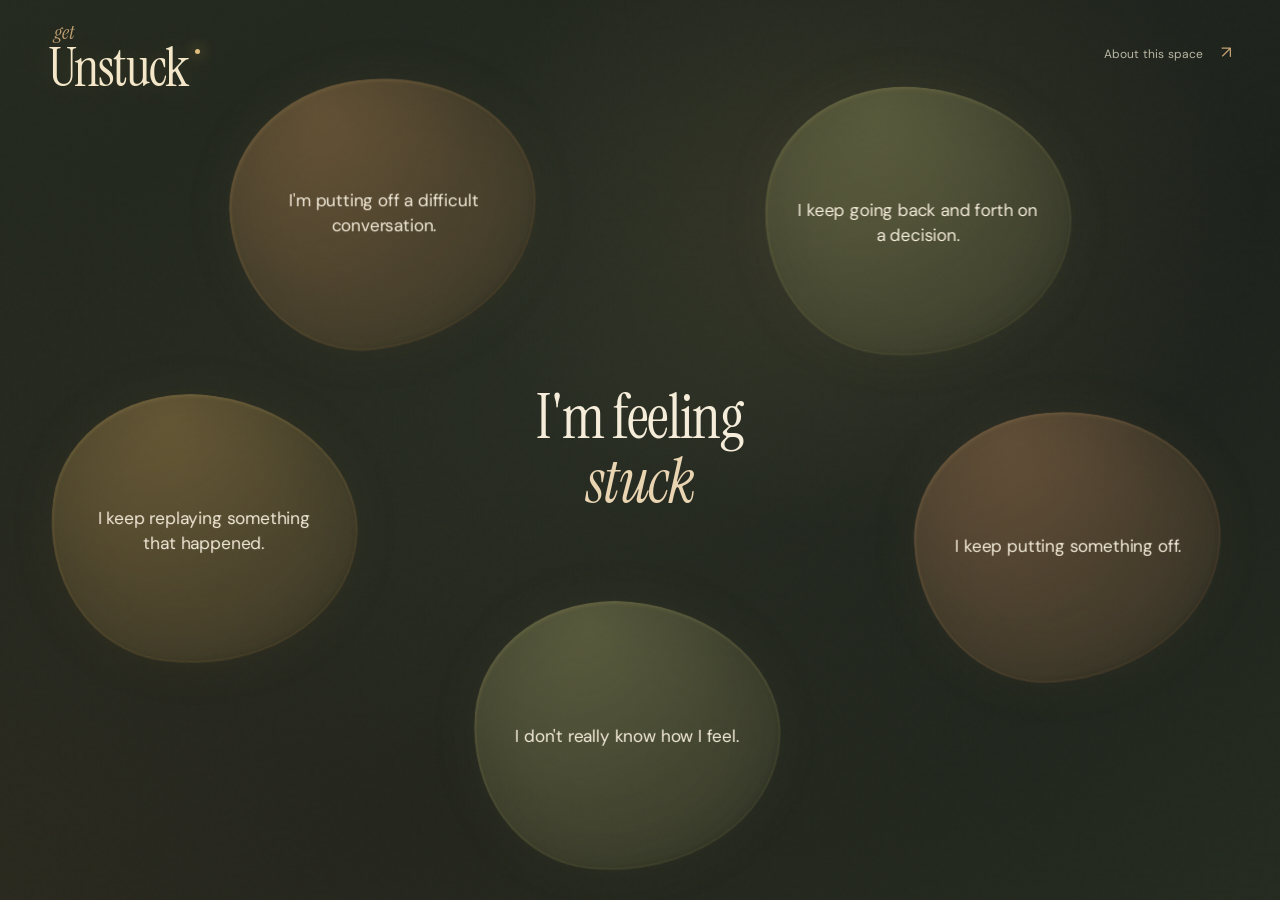
<file: index.html>
<!doctype html>
<html lang="en">
<head>
  <meta charset="UTF-8">
  <meta name="viewport" content="width=device-width, initial-scale=1.0">
  <meta name="theme-color" content="#20251d">
  <meta name="description" content="A little room to understand what feels stuck, and find a place to begin.">
  <title>Unstuck</title>
  <link rel="icon" href="./assets/mark.svg" type="image/svg+xml">
  <link rel="stylesheet" href="./assets/fonts.css">
  <link rel="stylesheet" href="./style.css">
  <link rel="stylesheet" href="./experience.css">
</head>
<body>
  <div class="atmosphere" aria-hidden="true"><div class="ambient-light"></div><div class="grain"></div></div>
  <a class="skip-link" href="#main">Skip to the choices</a>
  <header class="masthead">
    <a href="#" class="wordmark" aria-label="Get Unstuck, back to the beginning">
      <span class="brand-get">get</span><span class="brand-name">Unstuck<span class="brand-spark" aria-hidden="true"></span></span>
    </a>
    <button class="about-link" id="about-open">About this space <span aria-hidden="true">↗</span></button>
  </header>
  <main id="main" tabindex="-1"></main>
  <dialog id="about-dialog" class="about-dialog" aria-labelledby="about-title">
    <button class="close-dialog" id="about-close" aria-label="Close about this space">×</button>
    <p class="eyebrow">ABOUT THIS SPACE</p>
    <h2 id="about-title">You can begin<br><em>where you are.</em></h2>
    <p>Unstuck is an early exploration of how a few thoughtful questions might help us understand what feels difficult and find a way into it.</p>
    <p>This version uses guided questions. It isn’t connected to an AI model. Your writing stays in this browser tab and disappears when you reload or close it, unless you choose to download it.</p>
    <p class="about-credit">A project by Varun Patel<br><span>Generative AI Studio · Wharton</span></p>
    <button class="text-button" id="about-return">Back to the space <span aria-hidden="true">↗</span></button>
  </dialog>
  <div id="toast" class="toast" role="status"></div>
  <script type="module" src="./app.js"></script>
</body>
</html>
</file>
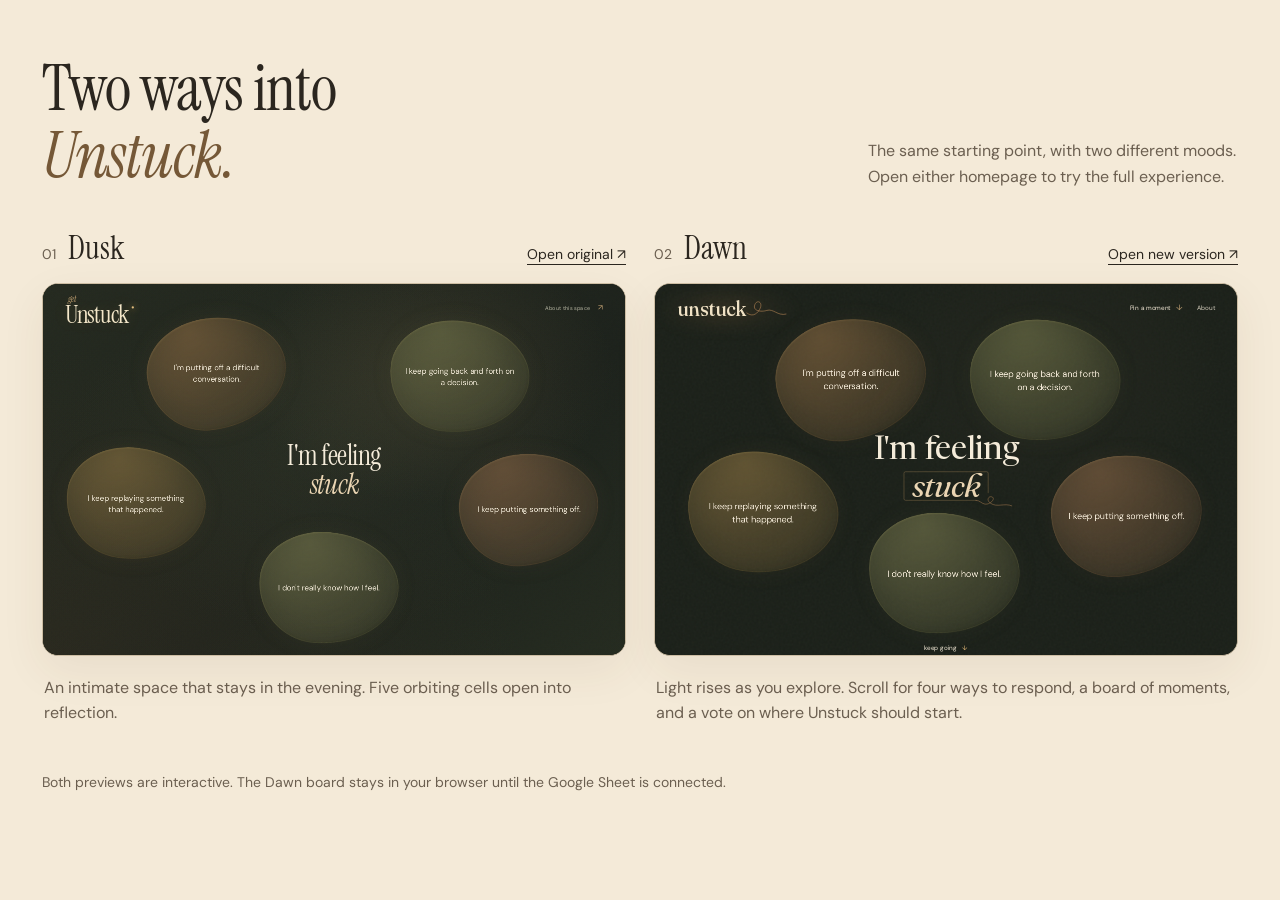
<file: compare.html>
<!doctype html>
<html lang="en">
<head>
  <meta charset="utf-8"><meta name="viewport" content="width=device-width, initial-scale=1">
  <title>Two homepages · Unstuck</title>
  <link rel="icon" href="./assets/mark.svg" type="image/svg+xml">
  <link rel="stylesheet" href="./assets/fonts.css">
  <style>
    *{box-sizing:border-box}body{margin:0;background:#f4ead8;color:#2b261f;font:16px/1.6 'DM Sans',sans-serif}main{max-width:1640px;margin:auto;padding:55px 42px 70px}header{display:flex;align-items:flex-end;justify-content:space-between;gap:25px;margin-bottom:40px}h1{font:400 clamp(42px,5vw,72px)/1.05 'Instrument Serif',serif;letter-spacing:-1px;margin:0}h1 em{font-weight:400;color:#755837}.intro{max-width:370px;margin:0;color:#6b5f50}.versions{display:grid;grid-template-columns:1fr 1fr;gap:28px}.version{min-width:0}.label{display:flex;align-items:baseline;justify-content:space-between;margin-bottom:15px}.label h2{font:400 32px/1.2 'Instrument Serif',serif;margin:0}.label span{font:14px 'DM Sans',sans-serif;margin-right:12px;color:#6b5f50}.label a{font-size:14px;text-underline-offset:5px;color:inherit}.preview{position:relative;overflow:hidden;background:#1b2019;border:1px solid #cdbda3;border-radius:16px;box-shadow:0 15px 45px #55361712}.preview iframe{border:0;width:1280px;height:820px;display:block;transform-origin:top left;transform:scale(var(--preview-scale,.5))}.description{margin:19px 2px 0;color:#6b5f50}.note{margin:45px 0 0;font-size:14px;color:#6b5f50}a:focus-visible{outline:2px solid #9b682f;outline-offset:5px}@media(max-width:850px){main{padding:35px 22px 50px}header{display:block}.intro{margin-top:22px}.versions{grid-template-columns:1fr;gap:40px}}@media(prefers-reduced-motion:reduce){*{scroll-behavior:auto}}
  </style>
</head>
<body>
  <main>
    <header><h1>Two ways into<br><em>Unstuck.</em></h1><p class="intro">The same starting point, with two different moods. Open either homepage to try the full experience.</p></header>
    <div class="versions">
      <section class="version"><div class="label"><h2><span>01</span>Dusk</h2><a href="./index.html" target="_blank" rel="noopener">Open original ↗</a></div><div class="preview"><iframe src="./index.html" title="Original Dusk homepage preview" loading="lazy"></iframe></div><p class="description">An intimate space that stays in the evening. Five orbiting cells open into reflection.</p></section>
      <section class="version"><div class="label"><h2><span>02</span>Dawn</h2><a href="./dawn.html" target="_blank" rel="noopener">Open new version ↗</a></div><div class="preview"><iframe src="./dawn.html" title="New Dawn homepage preview" loading="lazy"></iframe></div><p class="description">Light rises as you explore. Scroll for four ways to respond, a board of moments, and a vote on where Unstuck should start.</p></section>
    </div>
    <p class="note">Both previews are interactive. The Dawn board stays in your browser until the Google Sheet is connected.</p>
  </main>
  <script>
    const observer = new ResizeObserver(entries => entries.forEach(({target,contentRect}) => {
      const scale = contentRect.width / 1280;
      target.style.setProperty('--preview-scale',scale);
      target.style.height = `${820 * scale}px`;
    }));
    document.querySelectorAll('.preview').forEach(preview => observer.observe(preview));
  </script>
</body>
</html>
</file>
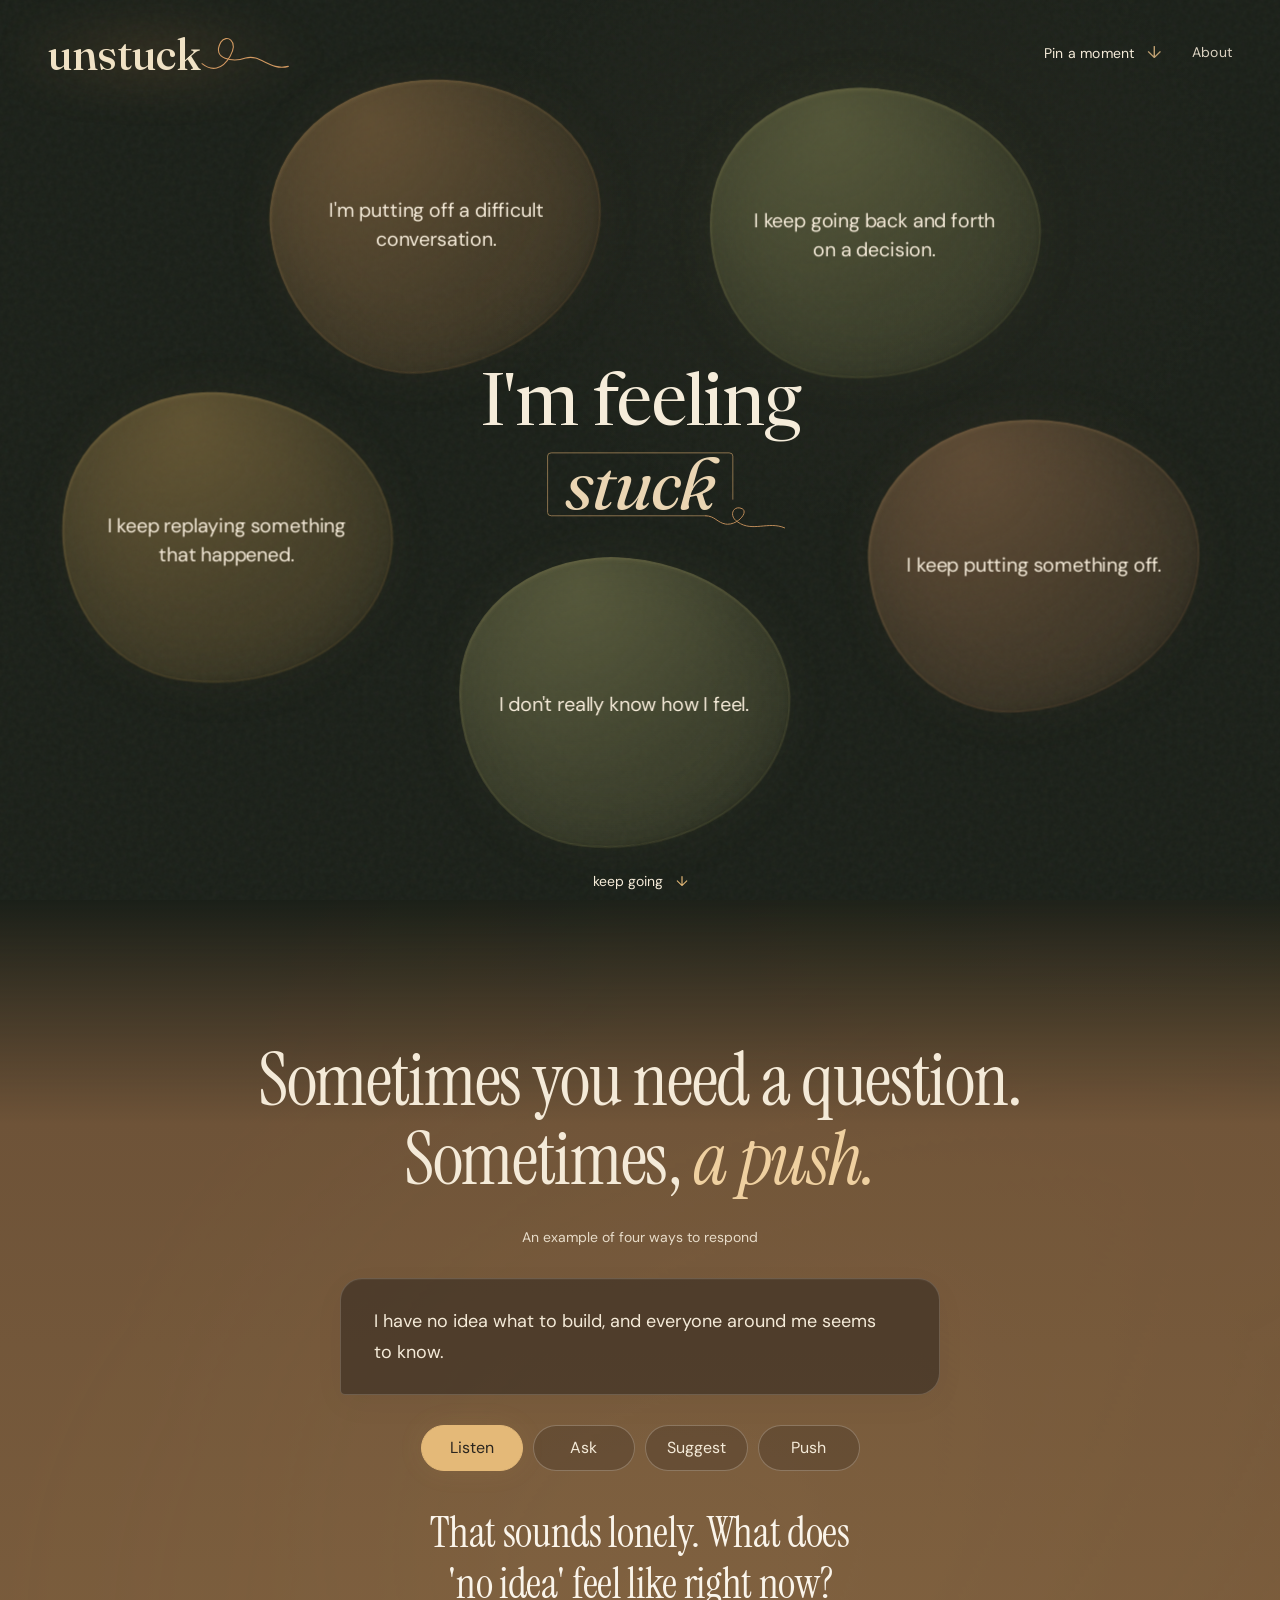
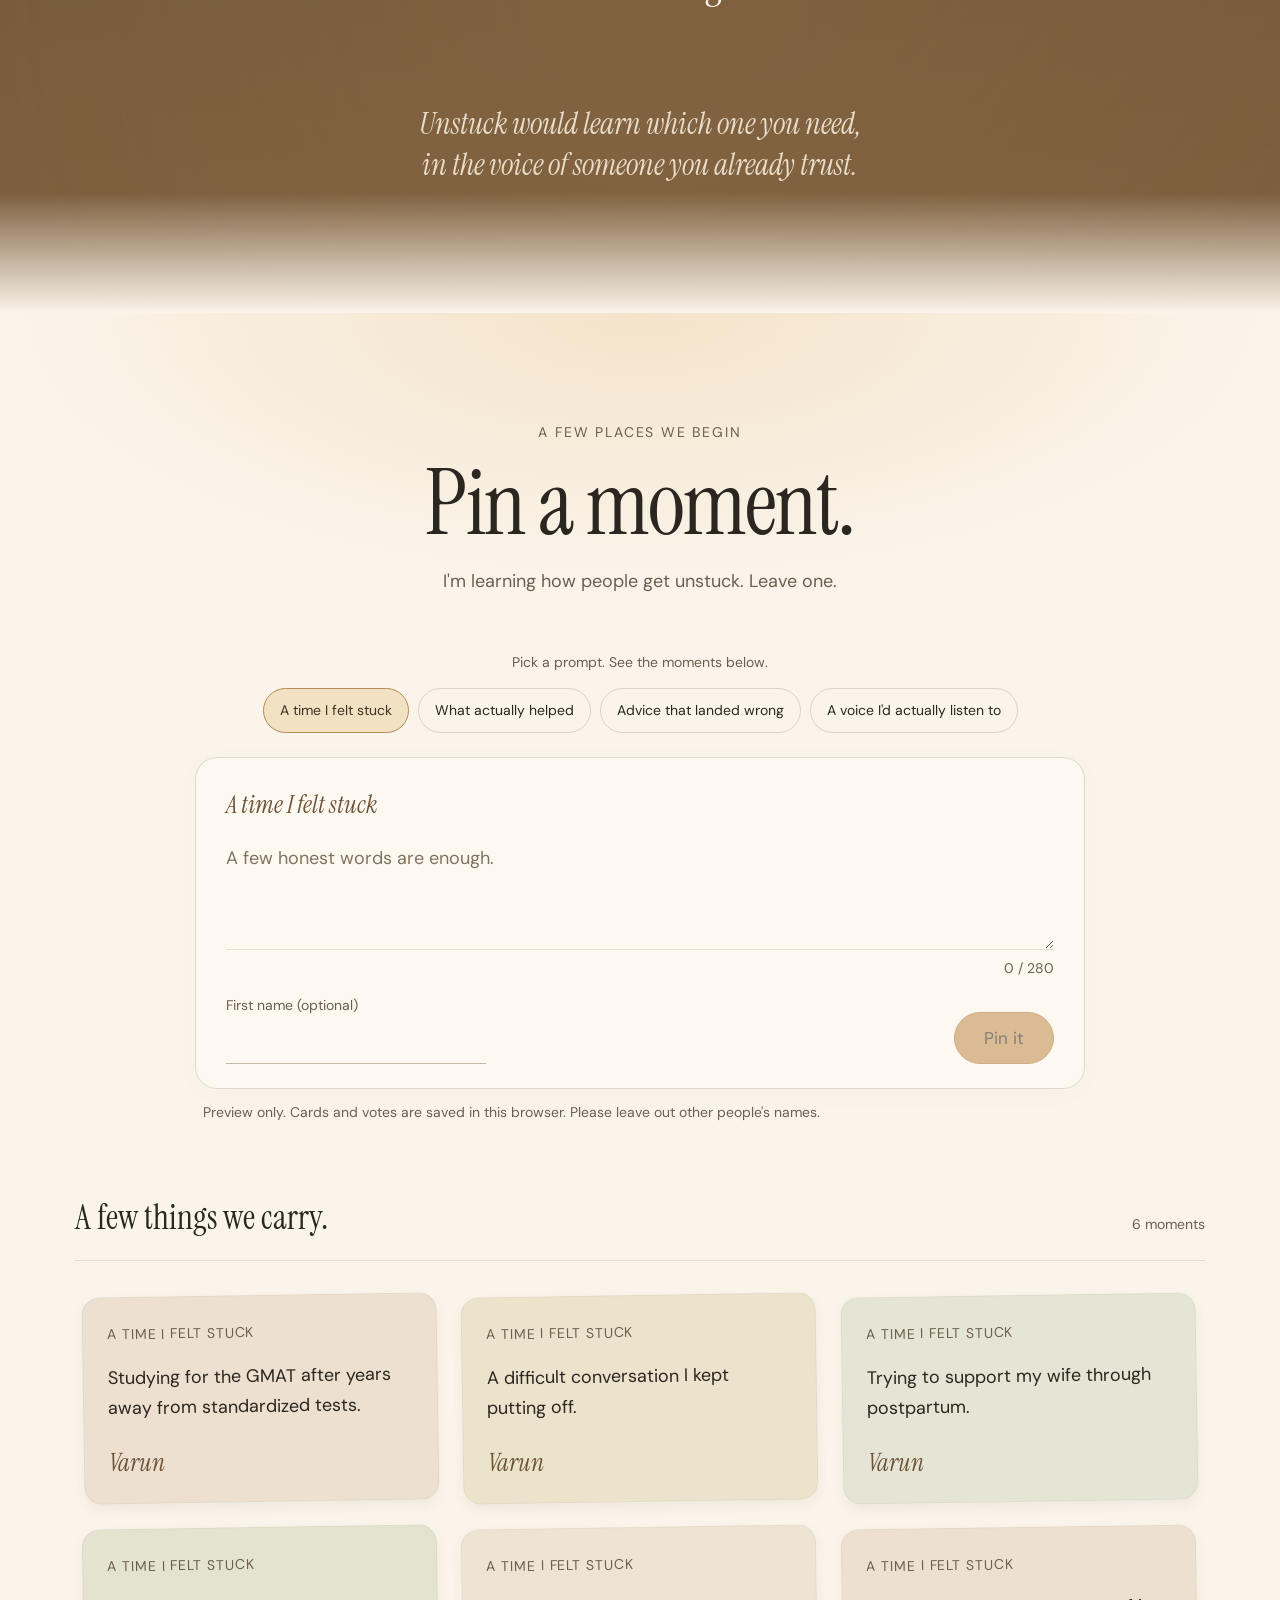
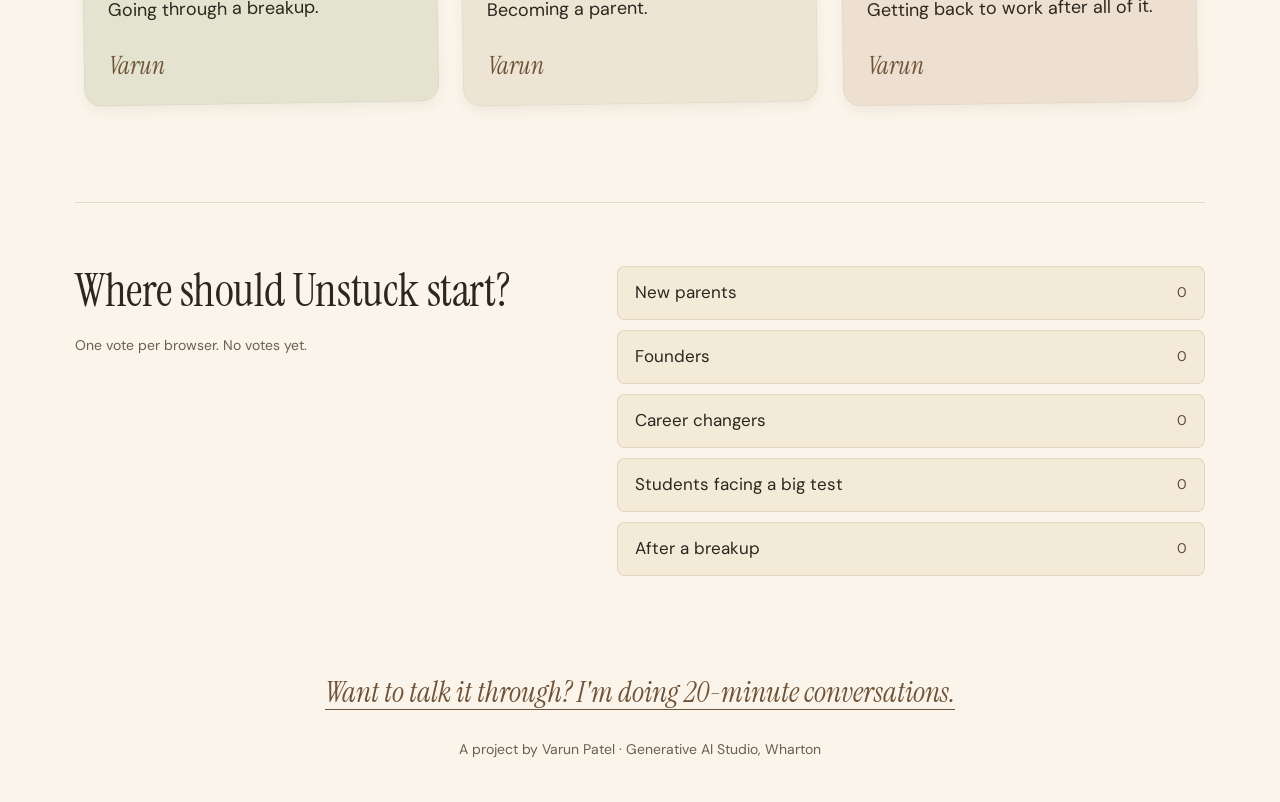
<file: dawn.html>
<!doctype html>
<html lang="en">
<head>
  <meta charset="UTF-8">
  <meta name="viewport" content="width=device-width, initial-scale=1.0">
  <meta name="theme-color" content="#1b2019">
  <meta name="description" content="A little room to understand what feels stuck, and find a place to begin.">
  <title>Unstuck · Dawn</title>
  <link rel="icon" href="./assets/brand/thread-mark.svg" type="image/svg+xml">
  <link rel="stylesheet" href="./assets/fonts.css">
  <link rel="stylesheet" href="./assets/font-options.css">
  <link rel="stylesheet" href="./style.css">
  <link rel="stylesheet" href="./experience.css">
  <link rel="stylesheet" href="./dawn.css?v=dawn-8">
  <link rel="stylesheet" href="./dawn-demo.css?v=dawn-1">
  <link rel="stylesheet" href="./board.css?v=dawn-1">
  <link rel="stylesheet" href="./assets/brand/loose-thread.css?v=brand-1">
  <link rel="preload" href="./assets/brand/fraunces-wordmark.woff2" as="font" type="font/woff2" crossorigin>
  <link rel="preload" href="./assets/brand/fraunces-stuck-italic.woff2" as="font" type="font/woff2" crossorigin>
</head>
<body data-design="dawn" data-view="home">
  <div class="atmosphere" aria-hidden="true"><div class="ambient-light"></div><div class="grain"></div></div>
  <a class="skip-link" href="#main">Skip to the choices</a>
  <header class="masthead">
    <a href="#" class="wordmark loose-thread" aria-label="Unstuck, back to the beginning">
      <span class="loose-thread-word" aria-hidden="true">unstuck</span>
      <svg class="loose-thread-tail" viewBox="0 0 156 78" aria-hidden="true" focusable="false"><path class="loose-thread-line" d="M1 56C18 70 37 68 51 43C67 14 44 2 34 17C16 49 57 53 78 46C104 38 120 70 154 61"/></svg>
    </a>
    <div class="header-links"><button class="about-link pin-link" data-scroll-board>Pin a moment <span aria-hidden="true">↓</span></button><button class="about-link" id="about-open">About</button></div>
  </header>
  <main id="main" tabindex="-1"></main>
  <div class="dawn-below">
    <section id="sometimes" class="dawn-demo" aria-label="Four ways to find a way forward"></section>
    <section id="board" class="moment-board" aria-label="Pin a moment"></section>
  </div>
  <dialog id="about-dialog" class="about-dialog" aria-labelledby="about-title">
    <button class="close-dialog" id="about-close" aria-label="Close about this space">×</button>
    <p class="eyebrow">ABOUT THIS SPACE</p>
    <h2 id="about-title">You can begin<br><em>where you are.</em></h2>
    <p>Unstuck is an early exploration of how a few thoughtful questions might help us understand what feels difficult and find a way into it.</p>
    <p>This is a sketch of the feeling. The real version would be a conversation. Your private reflection stays in this tab unless you download it. The board explains where a moment will be saved before you pin it.</p>
    <p class="about-credit">A project by Varun Patel<br><span>Generative AI Studio · Wharton</span></p>
    <button class="text-button" id="about-return">Back to the space <span aria-hidden="true">↗</span></button>
  </dialog>
  <div id="toast" class="toast" role="status"></div>
  <script type="module" src="./app.js?v=dawn-8"></script>
  <script type="module" src="./dawn.js?v=dawn-2"></script>
</body>
</html>
</file>
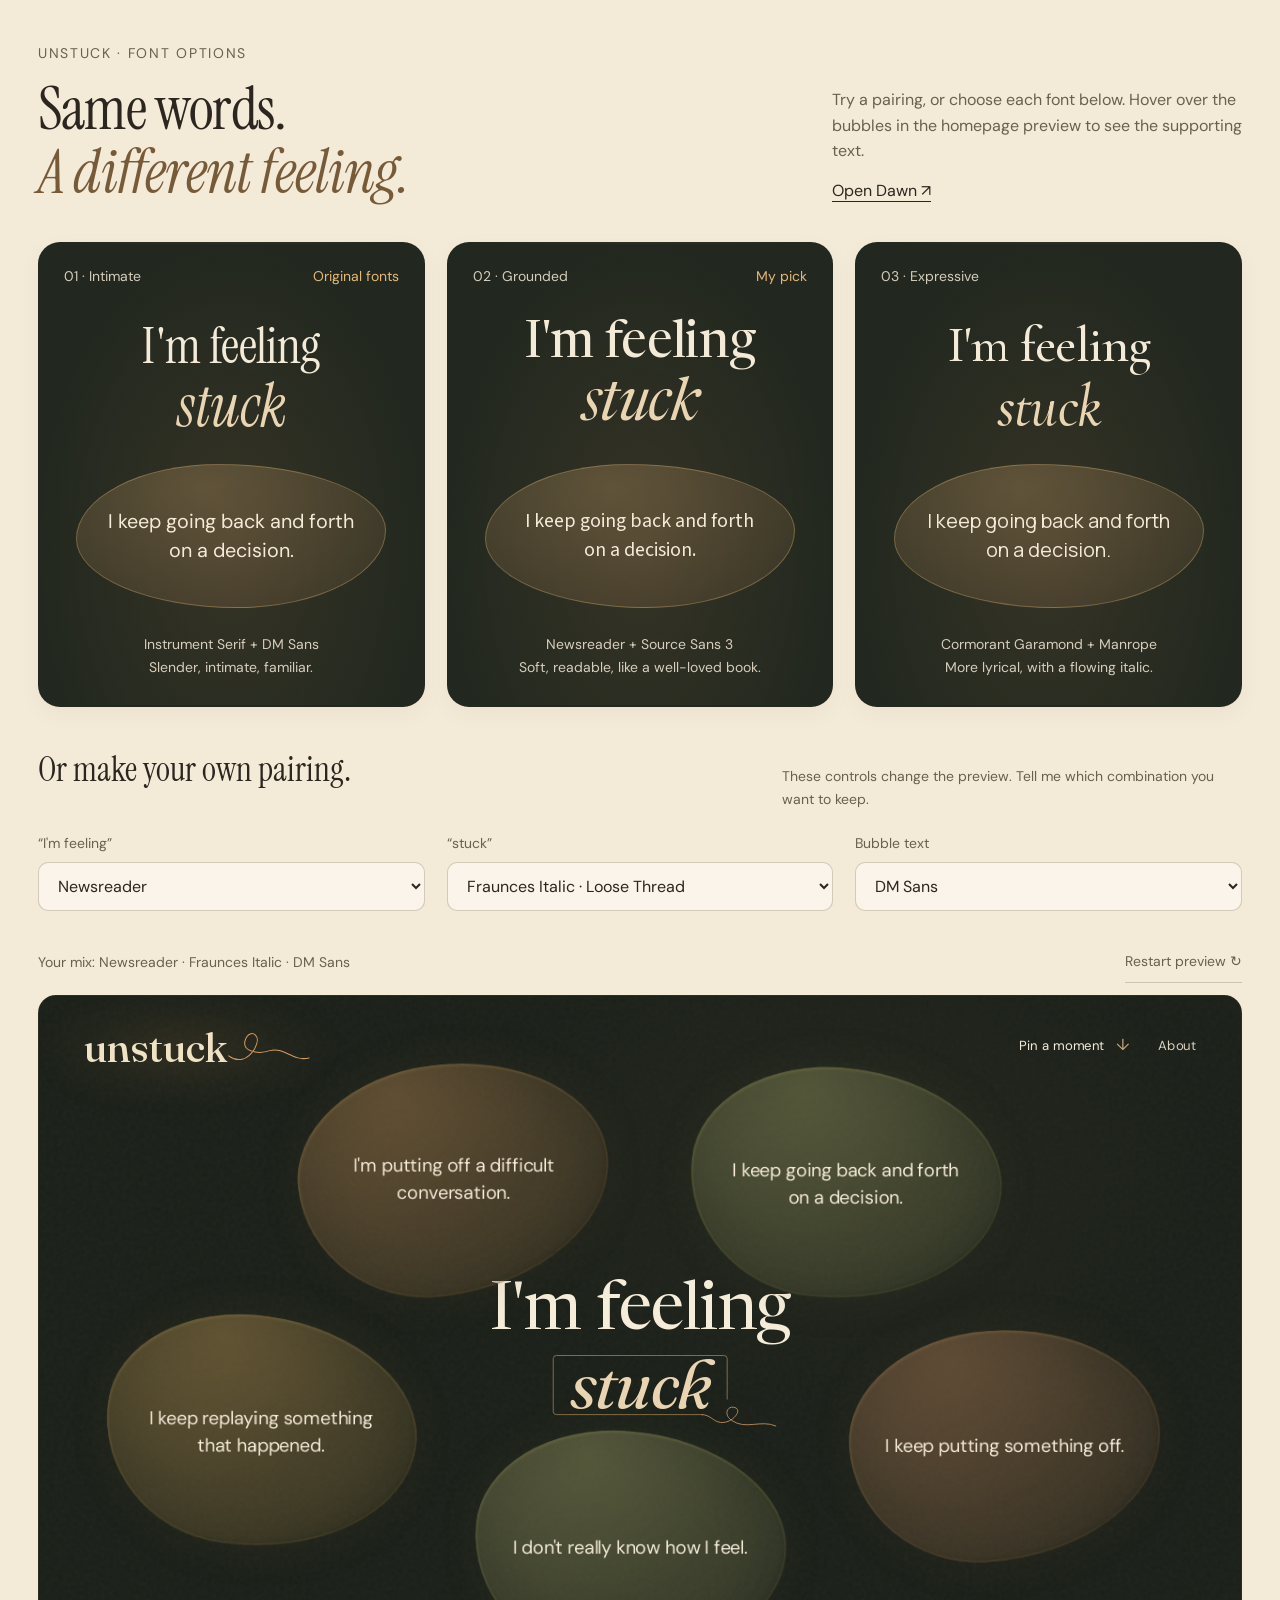
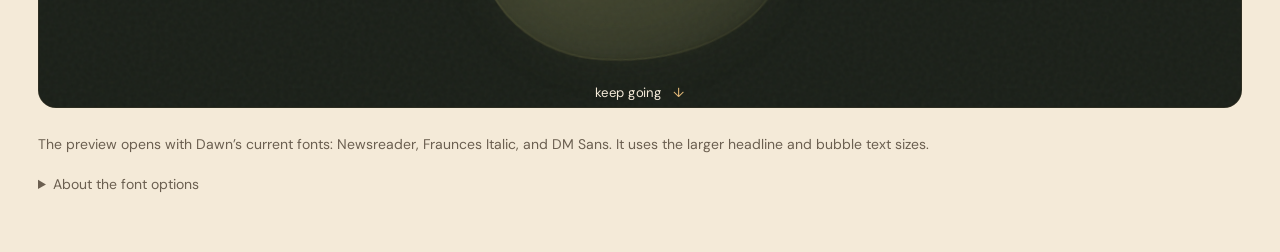
<file: typography.html>
<!doctype html>
<html lang="en">
<head>
  <meta charset="utf-8"><meta name="viewport" content="width=device-width, initial-scale=1">
  <title>Type for Unstuck</title>
  <link rel="icon" href="./assets/mark.svg" type="image/svg+xml">
  <link rel="stylesheet" href="./assets/fonts.css">
  <link rel="stylesheet" href="./assets/font-options.css">
  <link rel="stylesheet" href="./typography.css">
</head>
<body>
  <main>
    <header><div><p class="eyebrow">UNSTUCK · FONT OPTIONS</p><h1>Same words.<br><em>A different feeling.</em></h1></div><div class="intro"><p>Try a pairing, or choose each font below. Hover over the bubbles in the homepage preview to see the supporting text.</p><a href="./dawn.html">Open Dawn ↗</a></div></header>
    <div class="pairings" aria-label="Font pairings">
      <button class="pairing intimate" data-pairing="intimate" aria-pressed="false"><span class="pairing-name">01 · Intimate <span>Original fonts</span></span><span class="sample-feeling">I'm feeling</span><span class="sample-stuck">stuck</span><span class="sample-bubble">I keep going back and forth<br>on a decision.</span><span class="pairing-note">Instrument Serif + DM Sans<br>Slender, intimate, familiar.</span></button>
      <button class="pairing grounded" data-pairing="grounded" aria-pressed="false"><span class="pairing-name">02 · Grounded <span>My pick</span></span><span class="sample-feeling">I'm feeling</span><span class="sample-stuck">stuck</span><span class="sample-bubble">I keep going back and forth<br>on a decision.</span><span class="pairing-note">Newsreader + Source Sans 3<br>Soft, readable, like a well-loved book.</span></button>
      <button class="pairing expressive" data-pairing="expressive" aria-pressed="false"><span class="pairing-name">03 · Expressive</span><span class="sample-feeling">I'm feeling</span><span class="sample-stuck">stuck</span><span class="sample-bubble">I keep going back and forth<br>on a decision.</span><span class="pairing-note">Cormorant Garamond + Manrope<br>More lyrical, with a flowing italic.</span></button>
    </div>
    <section class="mix" aria-labelledby="mix-title">
      <div class="mix-heading"><h2 id="mix-title">Or make your own pairing.</h2><p>These controls change the preview. Tell me which combination you want to keep.</p></div>
      <div class="selectors">
        <label for="feeling-font">“I'm feeling”<select id="feeling-font"><option value="instrument">Instrument Serif</option><option value="newsreader" selected>Newsreader</option><option value="cormorant">Cormorant Garamond</option></select></label>
        <label for="stuck-font">“stuck”<select id="stuck-font"><option value="instrument">Instrument Serif Italic</option><option value="newsreader">Newsreader Italic</option><option value="cormorant">Cormorant Garamond Italic</option><option value="fraunces" selected>Fraunces Italic · Loose Thread</option></select></label>
        <label for="bubble-font">Bubble text<select id="bubble-font"><option value="dm">DM Sans</option><option value="source">Source Sans 3</option><option value="manrope">Manrope</option></select></label>
      </div>
    </section>
    <div class="preview-heading"><p id="preview-status" role="status">Loading the homepage preview…</p><button id="restart-preview">Restart preview ↻</button></div>
    <div class="preview"><iframe id="font-preview" src="./dawn.html?type-preview=8" title="Unstuck homepage with your selected fonts"></iframe></div>
    <footer><p>The preview opens with Dawn’s current fonts: Newsreader, Fraunces Italic, and DM Sans. It uses the larger headline and bubble text sizes.</p><details><summary>About the font options</summary><p><a href="https://fonts.google.com/specimen/Instrument+Serif">Instrument Serif</a> · <a href="https://fonts.google.com/specimen/DM+Sans">DM Sans</a> · <a href="https://fonts.google.com/specimen/Newsreader">Newsreader</a> · <a href="https://fonts.google.com/specimen/Source+Sans+3">Source Sans 3</a> · <a href="https://fonts.google.com/specimen/Cormorant+Garamond">Cormorant Garamond</a> · <a href="https://fonts.google.com/specimen/Manrope">Manrope</a> · <a href="https://fonts.google.com/specimen/Fraunces">Fraunces</a></p></details></footer>
  </main>
  <script type="module" src="./typography.js?v=type-2"></script>
</body>
</html>
</file>
<file: assets/fonts.css>
@font-face {
  font-family: 'DM Sans';
  font-style: normal;
  font-weight: 400;
  font-display: swap;
  src: url(./dm-sans-regular.ttf) format('truetype');
}
@font-face {
  font-family: 'DM Sans';
  font-style: normal;
  font-weight: 500;
  font-display: swap;
  src: url(./dm-sans-medium.ttf) format('truetype');
}
@font-face {
  font-family: 'Instrument Serif';
  font-style: italic;
  font-weight: 400;
  font-display: swap;
  src: url(./instrument-serif-italic.ttf) format('truetype');
}
@font-face {
  font-family: 'Instrument Serif';
  font-style: normal;
  font-weight: 400;
  font-display: swap;
  src: url(./instrument-serif-regular.ttf) format('truetype');
}
</file>
<file: style.css>
:root{color-scheme:dark;--night:#20251d;--ivory:#f4ecda;--muted:#b8b7a4;--bronze:#c2a173;--serif:'Instrument Serif',Georgia,serif;--sans:'DM Sans',sans-serif;--ease:cubic-bezier(.2,.75,.25,1)}
*{box-sizing:border-box}html{min-width:320px;background:var(--night);scroll-behavior:smooth}body{margin:0;color:var(--ivory);font-family:var(--sans);font-weight:400;min-height:100svh;overflow-x:hidden}button,a,textarea{-webkit-tap-highlight-color:transparent}button,textarea{font:inherit}button,a{touch-action:manipulation}button{color:inherit;cursor:pointer}button:focus-visible,a:focus-visible{outline:2px solid #e8c495;outline-offset:8px}a{color:inherit}button{border:0}button:disabled{cursor:wait}.atmosphere{position:fixed;inset:0;pointer-events:none;z-index:-1;background:radial-gradient(ellipse at 49% 45%,#343a2b66,transparent 63%),radial-gradient(ellipse at 0% 100%,#57402833,transparent 58%),linear-gradient(145deg,#252a20,#1d221c 60%,#252b20)}.ambient-light{position:absolute;inset:-10%;background:radial-gradient(ellipse at 64% 28%,#b9956020,transparent 29%);animation:ambient-drift 38s ease-in-out infinite alternate}.grain{position:absolute;inset:0;opacity:.07;background-image:url("data:image/svg+xml,%3Csvg viewBox='0 0 180 180' xmlns='http://www.w3.org/2000/svg'%3E%3Cfilter id='n'%3E%3CfeTurbulence type='fractalNoise' baseFrequency='.93' numOctaves='3' stitchTiles='stitch'/%3E%3C/filter%3E%3Cpath fill='%23fff' filter='url(%23n)' opacity='.6' d='M0 0h180v180H0z'/%3E%3C/svg%3E");mix-blend-mode:soft-light}.masthead{height:125px;padding:24px 48px 0;display:flex;align-items:flex-start;justify-content:space-between;position:relative;z-index:5}.wordmark{text-decoration:none;display:inline-flex;flex-direction:column;align-items:flex-start;position:relative}.brand-get{font:italic 20px/.8 var(--serif);color:var(--bronze);margin:0 0 0 6px}.brand-name{font:400 54px/1.05 var(--serif);letter-spacing:-1.6px;color:#f4e7c9;text-shadow:0 0 35px #d6ad5133;position:relative}.brand-spark{width:5px;height:5px;background:#e1bd7e;position:absolute;top:9px;right:-12px;border-radius:50%;box-shadow:0 0 14px 4px #d9ac4933}.about-link{background:none;font-size:12px;letter-spacing:.015em;color:var(--muted);padding:17px 0 10px}.about-link span{font-size:17px;margin-left:14px;color:var(--bronze)}.about-link:hover{color:var(--ivory)}#main{outline:none;min-height:calc(100svh - 194px)}.constellation{max-width:1370px;margin:-24px auto 0;position:relative;height:calc(100svh - 190px);min-height:595px;max-height:880px;isolation:isolate}.center-thought{position:absolute;top:48%;left:50%;transform:translate(-50%,-50%);text-align:center;z-index:0;pointer-events:none;width:36%;max-width:440px}.center-thought h1{font:400 clamp(44px,4.8vw,76px)/1.03 var(--serif);letter-spacing:-1.3px;margin:0;color:#f5ecda}.center-thought h1 em{font-weight:400;color:#ead5b3}.because{font:italic 25px/1.4 var(--serif);color:var(--bronze);margin:17px 0 0}.scene-helper{font-size:11px;letter-spacing:.03em;color:var(--muted);text-align:center;margin:12px 0 18px}.orb-wrap{position:absolute;transform:translate(-50%,-50%);z-index:1;width:var(--w);height:var(--h)}.orb-wrap:nth-of-type(2){--x:28%;--y:17%;--w:265px;--h:201px;--tone:128,100,64;--delay:-3s;--duration:27s;--tilt:-7deg}.orb-wrap:nth-of-type(3){--x:76%;--y:20%;--w:282px;--h:213px;--tone:108,110,72;--delay:-13s;--duration:31s;--tilt:6deg}.orb-wrap:nth-of-type(4){--x:84%;--y:67%;--w:252px;--h:203px;--tone:126,96,67;--delay:-18s;--duration:25s;--tilt:-4deg}.orb-wrap:nth-of-type(5){--x:52%;--y:87%;--w:289px;--h:204px;--tone:112,113,75;--delay:-9s;--duration:29s;--tilt:5deg}.orb-wrap:nth-of-type(6){--x:16%;--y:64%;--w:278px;--h:225px;--tone:129,108,64;--delay:-21s;--duration:33s;--tilt:8deg}.orb-wrap{left:var(--x);top:var(--y)}.orb-drift{width:100%;height:100%;animation:cell-drift var(--duration,28s) ease-in-out var(--delay,0s) infinite alternate;will-change:transform}.orb-button{position:relative;display:flex;align-items:center;justify-content:center;width:100%;height:100%;padding:29px 29px;background:transparent;isolation:isolate;text-align:center;transition:transform .65s var(--ease)}.orb-skin,.orb-aura,.orb-line{position:absolute;inset:0;z-index:-1;pointer-events:none;border-radius:47% 53% 58% 42% / 46% 47% 53% 54%;transform:rotate(var(--tilt,0deg));animation:cell-morph 22s ease-in-out var(--delay,0s) infinite alternate}.orb-skin{background:radial-gradient(ellipse at 34% 12%,rgba(var(--tone),.5),rgba(var(--tone),.15) 53%,rgba(var(--tone),.1) 78%),linear-gradient(135deg,rgba(var(--tone),.34),rgba(var(--tone),.08));box-shadow:inset 1px 2px 4px #e8ca851e,inset -2px -2px 5px #05090425;transition:background .6s,box-shadow .6s}.orb-line{border:1px solid rgba(var(--tone),.52);opacity:.55;inset:1px;filter:drop-shadow(0 0 3px #d4b87925);transition:opacity .6s,border-color .6s}.orb-aura{inset:5%;background:rgba(var(--tone),.35);filter:blur(29px);opacity:.55;transition:opacity .7s,transform .7s}.orb-copy{width:100%;display:flex;flex-direction:column;align-items:center}.orb-title{font-size:17px;line-height:1.48;letter-spacing:-.18px;max-width:235px;transition:color .4s}.orb-description{display:grid;grid-template-rows:0fr;opacity:0;transition:grid-template-rows .55s var(--ease),opacity .5s,margin .55s;margin-top:0;color:#e2d3b7;font-size:11px;line-height:1.55;max-width:230px}.orb-description>span{overflow:hidden}.orb-description .detail-line{display:block}.orb-description .explore-cue{display:block;color:#e6c392;margin-top:10px;font-size:10px;letter-spacing:.08em}.orb-wrap:has(.orb-button:hover),.orb-wrap:has(.orb-button:focus-visible),.orb-wrap.is-preview{z-index:3}.orb-button:hover,.orb-button:focus-visible,.is-preview .orb-button{transform:scale(1.1)}.orb-button:hover .orb-skin,.orb-button:focus-visible .orb-skin,.is-preview .orb-skin{box-shadow:inset 1px 2px 8px #ebc7892b,0 0 70px 0 rgba(var(--tone),.18);background:radial-gradient(ellipse at 35% 0%,rgba(var(--tone),.65),rgba(var(--tone),.26) 65%)}.orb-button:hover .orb-line,.orb-button:focus-visible .orb-line,.is-preview .orb-line{opacity:.95;border-color:#c7a16e77}.orb-button:hover .orb-aura,.orb-button:focus-visible .orb-aura,.is-preview .orb-aura{opacity:.85;transform:scale(1.1)}.orb-button:hover .orb-description,.orb-button:focus-visible .orb-description,.is-preview .orb-description{grid-template-rows:1fr;opacity:1;margin-top:12px}.orb-button:focus-visible{outline:none}.orb-button:focus-visible .orb-line{border-color:#f6d9a0;border-width:2px}.quiet-footer{padding:21px 48px 24px;display:flex;align-items:center;justify-content:space-between;gap:20px;color:var(--muted);font-size:10px;position:relative;z-index:2}.footer-note{font-family:var(--serif);font-style:italic;font-size:17px;margin:0;color:#c7c2ad}.footer-index{font-size:9px;letter-spacing:.17em;opacity:.7}.motion-control{background:none;display:inline-flex;align-items:center;gap:11px;font-size:10px;padding:7px 0;color:var(--muted)}.motion-mark{display:flex;gap:3px;width:12px;align-items:center;justify-content:center}.motion-mark i{height:9px;width:1px;background:var(--bronze)}.is-still .motion-mark i:first-child{width:9px;height:9px;border:1px solid var(--bronze);background:none;border-radius:50%}.is-still .motion-mark i:last-child{display:none}.is-still .orb-drift,.is-still .orb-skin,.is-still .orb-aura,.is-still .orb-line,.is-still .ambient-light{animation-play-state:paused}.view-enter{animation:view-enter .85s var(--ease) both}.view-leave{opacity:0;transform:translateY(-6px);transition:opacity .2s,transform .2s}.journey{width:min(1050px,calc(100% - 80px));margin:25px auto 0;min-height:calc(100svh - 229px);position:relative}.journey-nav{display:flex;align-items:center;justify-content:space-between;gap:20px;margin-bottom:45px}.back-button{background:none;color:var(--muted);font-size:12px;padding:10px 0}.back-button span{color:var(--bronze);margin-right:12px}.journey-count{font-size:10px;color:#b9b39e;letter-spacing:.14em}.journey-heading{text-align:center;max-width:780px;margin:0 auto}.eyebrow{font-size:10px;letter-spacing:.13em;text-transform:uppercase;color:var(--bronze);line-height:1.8;margin:0 0 22px}.journey-heading h1,.reflection-heading h1,.result h1{font:400 clamp(38px,4.7vw,66px)/1.08 var(--serif);letter-spacing:-.5px;margin:0;outline:none}.journey-heading h1:focus,.reflection-heading h1:focus,.result h1:focus{outline:none}.path-echo{font-size:12px;color:var(--muted);margin:18px auto 0;line-height:1.65}.branch-options{display:flex;align-items:center;justify-content:center;gap:46px;margin:66px auto 35px}.branch-orb{width:245px;height:210px;flex-shrink:0;--tone:123,105,68;--duration:27s;--tilt:-5deg;--delay:-8s}.branch-orb:nth-child(2){--tone:99,108,71;--tilt:7deg;--delay:-17s;margin-top:38px}.branch-orb:nth-child(3){--tone:130,98,65;--tilt:4deg;--delay:-24s}.branch-orb .orb-title{font-size:17px;max-width:185px}.branch-orb .orb-description{font-size:11px}.write-instead{text-align:center;margin:45px 0 30px}.text-button{background:none;padding:10px 0;color:#d4c4a8;font-size:12px;border-bottom:1px solid #b297672f;line-height:1.5}.text-button span{margin-left:15px;color:var(--bronze)}.text-button:hover{color:var(--ivory);border-color:#b2976780}.reflection{width:min(780px,calc(100% - 80px));margin:25px auto 0;min-height:calc(100svh - 229px)}.reflection-heading h1{font-size:clamp(38px,4vw,56px)}.reflection-heading .eyebrow{margin-bottom:17px}.reflection-card{margin-top:38px;position:relative}.reflection-card:before{content:'';position:absolute;top:-20px;left:-40px;right:-40px;bottom:-20px;z-index:-1;background:radial-gradient(ellipse,#82704a13,transparent 70%);pointer-events:none}textarea{display:block;resize:vertical;width:100%;min-height:155px;max-height:450px;border:0;border-bottom:1px solid #a59c754d;background:transparent;color:var(--ivory);font-size:17px;line-height:1.8;padding:22px 0;outline:none;transition:border-color .3s}textarea::placeholder{color:#9c9e8c}textarea:focus{border-color:var(--bronze)}.writing-footnote{display:flex;justify-content:space-between;gap:20px;font-size:10px;letter-spacing:.015em;color:var(--muted);margin-top:13px}.reflection-actions{display:flex;align-items:center;justify-content:space-between;margin-top:40px;gap:25px}.primary-button{font-size:12px;border-radius:30px;padding:17px 26px;background:#d9c19b;color:#24291f;border:1px solid #e0caa3;transition:background .25s,transform .3s}.primary-button span{margin-left:24px}.primary-button:hover{background:#efdab8;transform:translateY(-2px)}.result{width:min(810px,calc(100% - 80px));margin:25px auto 0;min-height:calc(100svh - 229px)}.result-intro{font-size:15px;line-height:1.8;color:#d0ccba;max-width:680px;margin:24px 0 0}.exercise-list{list-style:none;padding:0;margin:36px 0}.exercise-list li{display:flex;align-items:baseline;gap:23px;border-top:1px solid #a49b7129;padding:21px 0;font-size:16px;line-height:1.7}.exercise-list li:last-child{border-bottom:1px solid #a49b7129}.exercise-list .step-number{color:var(--bronze);font:italic 22px var(--serif);width:20px;flex-shrink:0}.your-words{margin:28px 0;color:var(--muted);font-size:12px}.your-words summary{cursor:pointer;width:max-content}.your-words blockquote{white-space:pre-wrap;overflow-wrap:anywhere;margin:18px 0;padding:0 0 0 20px;border-left:1px solid #ac925e66;color:#ded9c7;font-size:15px;line-height:1.8}.result-actions{display:flex;justify-content:space-between;gap:22px;margin:30px 0}.result-mark{position:absolute;pointer-events:none;z-index:-1;width:250px;height:250px;right:9vw;top:130px;background:radial-gradient(ellipse,#a286491c,transparent 68%);filter:blur(12px)}.about-dialog{width:min(560px,calc(100vw - 36px));border:1px solid #aaa0783d;border-radius:4px;background:#292f24;color:var(--ivory);padding:55px;box-shadow:0 30px 100px #0005}.about-dialog::backdrop{background:#10150dd9;backdrop-filter:blur(9px)}.close-dialog{position:absolute;right:22px;top:16px;font-size:27px;color:var(--muted);background:none}.about-dialog h2{font:400 52px/1.04 var(--serif);margin:0 0 25px}.about-dialog h2 em{color:#ddc39c;font-weight:400}.about-dialog>p:not(.eyebrow){font-size:13px;line-height:1.9;color:#c9c9b8}.about-credit{margin:28px 0}.about-credit span{font-size:11px;color:var(--muted)}.toast{position:fixed;bottom:30px;left:50%;transform:translate(-50%,15px);opacity:0;pointer-events:none;padding:13px 21px;border-radius:30px;border:1px solid #aa926c55;background:#31382b;color:var(--ivory);font-size:12px;z-index:30;transition:opacity .3s,transform .3s}.toast.visible{opacity:1;transform:translate(-50%,0)}.skip-link{position:fixed;top:-100px;left:20px;padding:12px;background:var(--ivory);color:var(--night);z-index:50}.skip-link:focus{top:10px}
@keyframes cell-drift{0%{transform:translate(-4px,3px) rotate(-.7deg)}45%{transform:translate(3px,-5px) rotate(.4deg)}100%{transform:translate(5px,4px) rotate(.8deg)}}@keyframes cell-morph{0%{border-radius:47% 53% 58% 42% / 46% 47% 53% 54%}50%{border-radius:54% 46% 49% 51% / 53% 55% 45% 47%}100%{border-radius:49% 51% 43% 57% / 58% 46% 54% 42%}}@keyframes ambient-drift{to{transform:translate(-5%,6%)}}@keyframes view-enter{from{opacity:0;transform:translateY(13px)}to{opacity:1;transform:translateY(0)}}
@media(min-width:1550px){.orb-wrap{width:calc(var(--w)*1.12);height:calc(var(--h)*1.12)}.orb-title{font-size:19px}.orb-description{font-size:12px}.masthead{padding:32px 65px 0}.quiet-footer{padding-left:65px;padding-right:65px}}
@media(max-width:1100px) and (min-width:761px){.constellation{min-height:660px;max-width:1000px}.orb-wrap{width:calc(var(--w)*.85);height:calc(var(--h)*.9)}.orb-wrap:nth-of-type(2){--x:27%;--y:15%}.orb-wrap:nth-of-type(3){--x:75%;--y:19%}.orb-wrap:nth-of-type(4){--x:83%;--y:68%}.orb-wrap:nth-of-type(5){--x:50%;--y:88%}.orb-wrap:nth-of-type(6){--x:16%;--y:61%}.orb-title{font-size:15px}.orb-button{padding:22px}.center-thought{width:36%}.branch-options{gap:20px}.branch-orb{width:210px;height:200px}.branch-orb .orb-title{font-size:15px}}
@media(max-width:760px){.masthead{height:124px;padding:22px 25px 0}.brand-name{font-size:48px}.about-link{font-size:10px;padding-top:12px}.about-link span{margin-left:7px}.brand-get{font-size:18px}.constellation{height:auto;min-height:0;max-height:none;margin:13px auto 0;padding:0 20px 14px;display:flex;flex-direction:column;align-items:center;gap:20px;max-width:500px}.center-thought{position:relative;left:auto;top:auto;transform:none;width:100%;max-width:none;margin:2px 0 33px}.center-thought h1{font-size:52px;line-height:1.08}.center-thought h1 br{display:none}.center-thought h1 em{display:block}.because{font-size:22px;margin-top:12px}.orb-wrap{position:relative;left:auto;top:auto;transform:none;width:255px!important;height:185px!important;flex-shrink:0}.orb-wrap:nth-of-type(even){align-self:flex-start;margin-left:3%}.orb-wrap:nth-of-type(odd){align-self:flex-end;margin-right:3%}.orb-wrap:nth-of-type(3),.orb-wrap:nth-of-type(5){margin-top:-9px}.orb-title{font-size:16px}.orb-button{padding:25px 30px}.orb-button:hover{transform:none}.orb-button:focus-visible,.is-preview .orb-button{transform:scale(1.05)}.orb-description{font-size:11px}.scene-helper{margin:21px 0 10px}.quiet-footer{padding:28px 25px 30px;flex-wrap:wrap;font-size:10px}.footer-index{display:none}.footer-note{font-size:15px}.journey,.reflection,.result{width:calc(100% - 48px);margin:5px auto 0;min-height:calc(100svh - 218px)}.journey-nav{margin-bottom:34px}.back-button{font-size:11px}.journey-count{font-size:9px}.eyebrow{font-size:9px;letter-spacing:.1em;margin-bottom:17px}.journey-heading h1{font-size:43px}.path-echo{font-size:11px;max-width:270px}.branch-options{flex-direction:column;gap:22px;margin:41px auto 25px;max-width:400px}.branch-orb{width:255px;height:190px;align-self:flex-start}.branch-orb:nth-child(2){align-self:flex-end;margin-top:0}.branch-orb:nth-child(3){align-self:flex-start}.branch-orb .orb-title{font-size:16px}.write-instead{margin-top:32px}.reflection-heading h1,.result h1{font-size:43px}.reflection-card{margin-top:22px}textarea{font-size:16px;min-height:190px}.writing-footnote{font-size:9px;line-height:1.6}.reflection-actions{flex-direction:column-reverse;align-items:stretch;gap:14px;margin-top:27px}.primary-button{padding:17px 24px}.reflection-actions .text-button{align-self:center}.result-intro{font-size:14px;line-height:1.8}.exercise-list li{font-size:14px;gap:18px}.result-actions{flex-direction:column;align-items:stretch}.result-actions .text-button{align-self:center}.about-dialog{padding:45px 30px 30px}.about-dialog h2{font-size:46px}}
.journey-heading h1,.reflection-heading h1,.result h1{text-wrap:balance}
@media(min-width:1101px) and (max-height:800px){.masthead{height:96px}.constellation{height:calc(100svh - 174px);min-height:510px}.quiet-footer{padding-top:12px;padding-bottom:15px}.scene-helper{margin:7px 0 8px}.journey-nav{margin-bottom:28px}.journey-heading h1{font-size:54px}.branch-options{margin-top:39px;margin-bottom:20px}.branch-orb{height:185px}.write-instead{margin-top:28px}}
@media(prefers-reduced-motion:reduce){*,*::before,*::after{animation:none!important;transition:none!important;scroll-behavior:auto!important}.orb-button:hover,.orb-button:focus-visible,.is-preview .orb-button{transform:none}.ambient-light{display:none}}

/* The opening composition shares the viewport's exact center. */
body.is-home #main{min-height:100svh}
body.is-home .masthead{position:absolute;inset:0 0 auto;height:auto;pointer-events:none}
body.is-home .masthead>*{pointer-events:auto}
.home-scene .constellation{width:100%;max-width:none;height:100svh;min-height:540px;max-height:none;margin:0}
.home-scene .center-thought{left:50%;top:50%;width:34%;max-width:440px}
.home-scene .center-thought h1{margin:0;line-height:1.04}
.home-scene .orb-wrap{left:50%;top:50%;width:clamp(250px,24vw,380px);height:clamp(190px,30svh,290px);will-change:transform}
.home-scene .orb-drift{animation:none}
.home-scene .orb-title{font-size:clamp(17px,1.35vw,21px);max-width:275px;line-height:1.45}
.home-scene .orb-description{font-size:12px;max-width:265px}
.home-scene .orb-button{padding:30px}
.home-scene .orb-button:hover,.home-scene .orb-button:focus-visible,.home-scene .is-preview .orb-button{transform:scale(1.07)}
.orbit-engaged .orb-skin,.orbit-engaged .orb-line,.orbit-engaged .orb-aura{animation-play-state:paused}
@media(min-width:761px) and (max-width:1000px){
  .home-scene .orb-wrap{width:240px;height:190px}
  .home-scene .center-thought h1{font-size:48px}
  .home-scene .orb-title{font-size:16px}
  .home-scene .orb-button{padding:24px}
  .home-scene .orb-description{font-size:11px}
}
@media(max-width:760px){
  body.is-home .masthead{position:relative;height:124px}
  body.is-home #main{min-height:calc(100svh - 124px)}
  .home-scene .constellation{height:auto;min-height:0;margin:14px auto 0;padding:0 24px 35px;gap:28px}
  .home-scene .center-thought{left:auto;top:auto;transform:none;width:100%;max-width:none;margin:0 0 20px}
  .home-scene .orb-wrap{left:auto;top:auto;width:min(290px,calc(100vw - 70px))!important;height:220px!important;margin:0!important}
  .home-scene .orb-title{font-size:17px}
  .home-scene .orb-button:hover{transform:none}
  .home-scene .orb-button:focus-visible,.home-scene .is-preview .orb-button{transform:scale(1.04)}
}
@media(prefers-reduced-motion:reduce){
  .home-scene .orb-button:hover,.home-scene .orb-button:focus-visible,.home-scene .is-preview .orb-button{transform:none}
}
</file>
<file: experience.css>
/* A cell keeps its own surface as the visitor moves into it. */
#main{position:relative;z-index:2}
.cell-portal{position:fixed;z-index:3;pointer-events:none;border:1px solid #c6a37360;transform-origin:center;will-change:left,top,width,height,border-radius,transform;box-sizing:border-box}

/* Supporting copy lives below the label, outside its layout flow. */
.orb-copy{position:absolute;left:10%;top:50%;width:80%;transform:translateY(-50%);display:block}
.orb-title{display:block;width:100%;margin:0 auto}
.orb-description,.home-scene .orb-description{position:absolute;top:calc(100% + 12px);left:50%;width:100%;transform:translateX(-50%);margin:0!important;pointer-events:none;grid-template-rows:1fr;transition:opacity .5s ease;visibility:hidden}
.orb-description .explore-cue{margin-top:8px;font-size:9px;letter-spacing:.08em}
.orb-button:is(:hover,:focus-visible) .orb-description,.is-preview .orb-description{visibility:visible;opacity:1}
.home-scene .orb-button:hover,.home-scene .orb-button:focus-visible,.home-scene .is-preview .orb-button,.orb-button:hover,.orb-button:focus-visible,.is-preview .orb-button{transform:none}
.orb-skin,.orb-line,.orb-aura{transition:transform .8s var(--ease),box-shadow .8s,opacity .7s,border-color .7s}
.orb-rim{position:absolute;inset:0;z-index:-1;pointer-events:none;padding:1.6px;border-radius:47% 53% 58% 42% / 46% 47% 53% 54%;background:conic-gradient(from -76deg,transparent 0 4%,#f3d49c 10%,#b39162 19%,transparent 25% 100%);mask:linear-gradient(#000 0 0) content-box,linear-gradient(#000 0 0);mask-composite:exclude;opacity:0;transform:rotate(var(--tilt,0deg));transition:transform .8s var(--ease),opacity .8s;animation:cell-morph 22s ease-in-out var(--delay,0s) infinite alternate}
.orb-button:is(:hover,:focus-visible) :is(.orb-skin,.orb-line,.orb-rim),.is-preview :is(.orb-skin,.orb-line,.orb-rim){transform:translateY(5%) rotate(var(--tilt,0deg)) scale(1.07,1.18);animation-play-state:paused}
.orb-button:is(:hover,:focus-visible) .orb-rim,.is-preview .orb-rim{opacity:.95}
.orbit-engaged .orb-rim,.branch-orb:has(.orb-button:is(:hover,:focus-visible)) .orb-drift,.branch-orb.is-preview .orb-drift{animation-play-state:paused}
.branch-orb:has(.orb-button:is(:hover,:focus-visible)),.branch-orb.is-preview{position:relative;z-index:3}

.space-layout{width:min(1160px,calc(100% - 80px));margin:3px auto 48px;padding-bottom:10px}
.space-nav{display:flex;justify-content:space-between;align-items:center;gap:24px;min-height:38px;margin:0 20px 16px}
.space-nav .back-button{font-size:12px;line-height:1.5;max-width:100%;text-align:left;padding:10px 0}
.space-nav .back-button:last-child:not(:first-child){text-align:right}
.space-shell{position:relative;isolation:isolate;min-height:560px;padding:65px 80px 64px;display:flex;align-items:center;justify-content:center}
.space-surface{position:absolute;inset:0;z-index:-1;pointer-events:none;border-radius:43% 57% 49% 51% / 36% 44% 56% 64%;border:1px solid rgba(var(--tone),.63);background:radial-gradient(ellipse at 32% 6%,rgba(var(--tone),.29),rgba(var(--tone),.12) 45%,rgba(var(--tone),.04) 76%),linear-gradient(135deg,rgba(var(--tone),.17),rgba(var(--tone),.06));box-shadow:inset 1px 2px 6px #efd4a00d,0 0 100px rgba(var(--tone),.07)}
.space-surface:after{content:'';position:absolute;inset:-1px;border-radius:inherit;pointer-events:none;padding:1px;background:conic-gradient(from -71deg,transparent 0 3%,#ddbc8370 10%,transparent 20% 100%);mask:linear-gradient(#000 0 0) content-box,linear-gradient(#000 0 0);mask-composite:exclude}
.space-content{position:relative;width:100%;max-width:940px}
.space-layout .path-echo{font-size:12px;line-height:1.6;letter-spacing:.005em;color:#d3c4a7;margin:0 auto 20px;max-width:520px}
.space-layout h1{font:400 clamp(38px,4vw,60px)/1.09 var(--serif);letter-spacing:-.6px;color:var(--ivory);margin:0;text-wrap:balance;outline:none}
.space-layout .journey-heading{max-width:720px;margin:0 auto;text-align:center}
.space-layout .branch-options{gap:32px;margin:40px auto 25px;justify-content:center;align-items:center;max-width:none}
.space-layout .branch-orb{width:225px;height:175px;flex-shrink:0;--tone:inherit}
.space-layout .branch-orb .orb-title{font-size:17px;max-width:190px;line-height:1.45}
.space-layout .branch-orb .orb-description{font-size:11px;line-height:1.5}
.space-layout .branch-orb .orb-copy{top:42%;left:12%;width:76%}
.space-layout .branch-orb .orb-skin{background:radial-gradient(ellipse at 30% 12%,rgba(var(--tone),.24),rgba(var(--tone),.09) 62%);box-shadow:inset 1px 1px 4px #e3c79712}
.space-layout .branch-orb .orb-line{opacity:.35}
.space-layout .write-instead{margin:38px 0 0;text-align:center}
.space-layout .text-button{font-size:12px;line-height:1.6}
.space-writing .space-shell,.space-result .space-shell{padding:70px 100px 75px}
.space-writing .space-content,.space-result .space-content{max-width:690px}
.space-writing .reflection-heading{text-align:left}
.space-writing .path-echo{margin-left:0}
.space-writing h1{font-size:clamp(35px,3.4vw,49px);line-height:1.14}
.space-writing .reflection-card{margin-top:25px}
.space-writing textarea{min-height:135px;max-height:450px;padding-top:14px;font-size:16px;line-height:1.85}
.space-writing .reflection-actions{margin-top:32px}
.space-result h1{font-size:clamp(38px,4vw,56px)}
.space-result .result-intro{font-size:14px;line-height:1.8;margin-top:20px}
.space-result .exercise-list{margin:26px 0}
.space-result .exercise-list li{font-size:15px;padding:17px 0}
.space-result .result-actions{margin-bottom:0}
@media(min-width:761px) and (max-width:1100px){
  .space-layout{width:calc(100% - 48px)}
  .space-shell{padding:55px 32px 54px;min-height:500px}
  .space-layout .branch-options{gap:15px}
  .space-layout .branch-orb{width:195px;height:175px}
  .space-layout .branch-orb .orb-title{font-size:15px}
  .space-layout .journey-heading{max-width:610px}
  .space-writing .space-shell,.space-result .space-shell{padding:65px 70px}
}
@media(max-width:760px){
  .home-scene .orb-copy{top:46%}
  .space-layout{width:calc(100% - 28px);margin:0 auto 30px}
  .space-nav{margin:0 11px 20px;align-items:flex-start;gap:16px}
  .space-nav .back-button{font-size:11px}
  .space-nav .back-button span{margin-right:7px}
  .space-shell{padding:48px 24px 50px;min-height:0}
  .space-surface{border-radius:46% 54% 45% 55% / 12% 14% 18% 16%}
  .space-layout .path-echo{font-size:11px;margin-bottom:20px;max-width:240px}
  .space-layout h1{font-size:38px;line-height:1.12}
  .space-layout .branch-options{gap:36px;flex-direction:column;margin:38px auto 20px}
  .space-layout .branch-orb{width:235px;height:185px;align-self:center;margin:0}
  .space-layout .branch-orb .orb-title{font-size:16px}
  .space-layout .branch-orb .orb-copy{top:43%}
  .space-layout .write-instead{max-width:230px;margin:44px auto 0}
  .space-writing .space-shell,.space-result .space-shell{padding:46px 26px 48px}
  .space-writing h1,.space-result h1{font-size:35px}
  .space-writing .reflection-actions{margin-top:26px}
  .space-writing textarea{min-height:155px}
  .space-result .exercise-list li{font-size:14px;gap:16px}
  .space-layout .primary-button{font-size:11px;padding:16px 21px}
}
@media(prefers-reduced-motion:reduce){
  .orb-button:is(:hover,:focus-visible) :is(.orb-skin,.orb-line,.orb-rim),.is-preview :is(.orb-skin,.orb-line,.orb-rim){transform:rotate(var(--tilt,0deg))}
}
</file>
<file: assets/font-options.css>
@font-face {
  font-family: 'Cormorant Garamond';
  font-style: italic;
  font-weight: 500;
  font-display: swap;
  src: url(./font-options/cormorant-garamond-italic.woff2) format('woff2');
  unicode-range: U+0000-00FF, U+0131, U+0152-0153, U+02BB-02BC, U+02C6, U+02DA, U+02DC, U+0304, U+0308, U+0329, U+2000-206F, U+20AC, U+2122, U+2191, U+2193, U+2212, U+2215, U+FEFF, U+FFFD;
}

@font-face {
  font-family: 'Cormorant Garamond';
  font-style: normal;
  font-weight: 500;
  font-display: swap;
  src: url(./font-options/cormorant-garamond-normal.woff2) format('woff2');
  unicode-range: U+0000-00FF, U+0131, U+0152-0153, U+02BB-02BC, U+02C6, U+02DA, U+02DC, U+0304, U+0308, U+0329, U+2000-206F, U+20AC, U+2122, U+2191, U+2193, U+2212, U+2215, U+FEFF, U+FFFD;
}

@font-face {
  font-family: 'Manrope';
  font-style: normal;
  font-weight: 400;
  font-display: swap;
  src: url(./font-options/manrope-normal.woff2) format('woff2');
  unicode-range: U+0000-00FF, U+0131, U+0152-0153, U+02BB-02BC, U+02C6, U+02DA, U+02DC, U+0304, U+0308, U+0329, U+2000-206F, U+20AC, U+2122, U+2191, U+2193, U+2212, U+2215, U+FEFF, U+FFFD;
}

@font-face {
  font-family: 'Newsreader';
  font-style: italic;
  font-weight: 400;
  font-display: swap;
  src: url(./font-options/newsreader-italic.woff2) format('woff2');
  unicode-range: U+0000-00FF, U+0131, U+0152-0153, U+02BB-02BC, U+02C6, U+02DA, U+02DC, U+0304, U+0308, U+0329, U+2000-206F, U+20AC, U+2122, U+2191, U+2193, U+2212, U+2215, U+FEFF, U+FFFD;
}

@font-face {
  font-family: 'Newsreader';
  font-style: normal;
  font-weight: 400;
  font-display: swap;
  src: url(./font-options/newsreader-normal.woff2) format('woff2');
  unicode-range: U+0000-00FF, U+0131, U+0152-0153, U+02BB-02BC, U+02C6, U+02DA, U+02DC, U+0304, U+0308, U+0329, U+2000-206F, U+20AC, U+2122, U+2191, U+2193, U+2212, U+2215, U+FEFF, U+FFFD;
}

@font-face {
  font-family: 'Source Sans 3';
  font-style: normal;
  font-weight: 400;
  font-display: swap;
  src: url(./font-options/source-sans-3-normal.woff2) format('woff2');
  unicode-range: U+0000-00FF, U+0131, U+0152-0153, U+02BB-02BC, U+02C6, U+02DA, U+02DC, U+0304, U+0308, U+0329, U+2000-206F, U+20AC, U+2122, U+2191, U+2193, U+2212, U+2215, U+FEFF, U+FFFD;
}
</file>
<file: dawn.css>
body[data-design="dawn"]{--feeling-font:"Newsreader",Georgia,serif;--stuck-font:"Fraunces",Georgia,serif;--bubble-font:"DM Sans",sans-serif;--night:#1b2019;--moss:#2a3124;--olive:#4a4b33;--umber:#6e5338;--amber:#c38d52;--honey:#e4b978;--cream:#f4ead8;--paper:#faf4ea;--ink:#2b261f;--ink-soft:#6b5f50;--lift:0;--dawn:0;--home-progress:0;--heading-scale:1;--sky-color:#1b2019;--grain-opacity:.065;isolation:isolate;background:var(--sky-color);color:var(--cream);font-size:18px;transition:background-color 1.2s ease}
body[data-design="dawn"] .atmosphere{background:radial-gradient(ellipse at 50% 54%,rgba(195,141,82,calc(var(--lift)*.28)),transparent 67%);transition:background 1.2s ease}
body[data-design="dawn"] .ambient-light{opacity:calc(.35 + var(--lift)*.65);transition:opacity 1.2s}
body[data-design="dawn"] .grain{opacity:var(--grain-opacity);transition:opacity 1.2s}
body[data-design="dawn"] .header-links{display:flex;align-items:center;gap:30px}
body[data-design="dawn"] .about-link{font-size:14px;color:var(--cream);opacity:.88}
body[data-design="dawn"] .about-link span{margin-left:8px}
body[data-design="dawn"] .pin-link{opacity:1}
body[data-design="dawn"] :is(button,a,input,textarea):focus-visible{outline:2px solid var(--honey);outline-offset:6px}
body[data-design="dawn"] .home-scene{position:relative}
body[data-design="dawn"] .home-scene .orb-wrap{width:clamp(270px,25.9vw,410px);height:clamp(205px,32.4svh,313px)}
/* Only the membrane changes shape; the label keeps its own steady layout. */
body[data-design="dawn"] .home-scene :is(.orb-skin,.orb-line,.orb-rim,.orb-aura){animation-name:dawn-cell-membrane;animation-duration:24s;animation-direction:normal}
@keyframes dawn-cell-membrane{
  0%,100%{border-radius:44% 56% 52% 48% / 48% 44% 56% 52%}
  25%{border-radius:50% 50% 44% 56% / 43% 52% 48% 57%}
  50%{border-radius:56% 44% 51% 49% / 51% 57% 43% 49%}
  75%{border-radius:48% 52% 57% 43% / 56% 48% 52% 44%}
}
body[data-design="dawn"] .home-scene .orb-button:focus-visible{outline:none}
body[data-design="dawn"] .home-scene .orb-aura{transition:opacity .7s,transform .7s,filter .7s}
body[data-design="dawn"] .home-scene .orb-button:is(:hover,:focus-visible),body[data-design="dawn"] .home-scene .is-preview .orb-button{transform:scale(1.09)}
body[data-design="dawn"] .home-scene .orb-button:is(:hover,:focus-visible) .orb-skin,body[data-design="dawn"] .home-scene .is-preview .orb-skin{filter:brightness(1.19);box-shadow:inset 1px 2px 11px #e4b97846,0 0 82px #e4b9781e}
body[data-design="dawn"] .home-scene .orb-button:is(:hover,:focus-visible) .orb-line,body[data-design="dawn"] .home-scene .is-preview .orb-line{box-shadow:0 0 18px #e4b97846}
body[data-design="dawn"] .home-scene .orb-button:is(:hover,:focus-visible) .orb-aura,body[data-design="dawn"] .home-scene .is-preview .orb-aura{filter:blur(36px);opacity:1}
@media(min-width:761px) and (max-width:1000px){body[data-design="dawn"] .home-scene .orb-wrap{width:260px;height:205px}}
body[data-design="dawn"] .orb-field{position:absolute;inset:0;transform:translateY(calc(var(--home-progress)*-85px)) scale(calc(1 + var(--home-progress)*.12));opacity:calc(1 - var(--home-progress)*1.1);pointer-events:none;will-change:transform,opacity}
body[data-design="dawn"] .orb-field .orb-button{pointer-events:auto}
body[data-design="dawn"] .center-thought{opacity:calc(1 - var(--home-progress)*1.7)}
body[data-design="dawn"] .home-scene .center-thought h1{font-family:var(--feeling-font,var(--serif));font-weight:var(--feeling-weight,400);font-size:clamp(52px,5.6vw,88px)}
body[data-design="dawn"] .home-scene .center-thought h1 em{font-family:var(--stuck-font,var(--serif));font-weight:var(--stuck-weight,400)}
/* The lower-right corner opens into the same loose thread as the wordmark. */
body[data-design="dawn"] .stuck-enclosure{position:relative;display:inline-block;padding-inline:.28em;isolation:isolate}
body[data-design="dawn"] .stuck-frame{position:absolute;left:0;top:.07em;width:100%;height:.94em;overflow:visible;pointer-events:none;fill:none;stroke-linecap:round;stroke-linejoin:round}
body[data-design="dawn"] .stuck-frame path{vector-effect:non-scaling-stroke;stroke-width:1}
body[data-design="dawn"] .stuck-frame-edge{stroke:#cba16a;opacity:.63}
body[data-design="dawn"] .stuck-frame-thread{stroke:#d39a62;opacity:.87}
body[data-design="dawn"] :is(.orb-title,.orb-description){font-family:var(--bubble-font,var(--sans))}
body[data-design="dawn"] .home-scene .orb-title{font-size:19.8px;line-height:1.45;color:var(--cream)}
body[data-design="dawn"] .orb-description{font-size:15.4px;line-height:1.5;color:var(--cream);opacity:0}
body[data-design="dawn"] .orb-button:is(:hover,:focus-visible) .orb-description,body[data-design="dawn"] .is-preview .orb-description{opacity:.9}
body[data-design="dawn"] .orb-wrap{transition:opacity .6s}
body[data-design="dawn"] .constellation:has(.orb-button:is(:hover,:focus-visible),.is-preview) .orb-wrap:not(:has(.orb-button:is(:hover,:focus-visible))):not(.is-preview){opacity:.7}
body[data-design="dawn"] .branch-options:has(.orb-button:is(:hover,:focus-visible),.is-preview) .branch-orb:not(:has(.orb-button:is(:hover,:focus-visible))):not(.is-preview){opacity:.7}
body[data-design="dawn"] .orb-button:is(:hover,:focus-visible),body[data-design="dawn"] .is-preview .orb-button{transform:scale(1.06)}
body[data-design="dawn"] .orb-button:is(:hover,:focus-visible) :is(.orb-skin,.orb-line,.orb-rim),body[data-design="dawn"] .is-preview :is(.orb-skin,.orb-line,.orb-rim){transform:rotate(var(--tilt,0deg))}
body[data-design="dawn"] .orb-button:is(:hover,:focus-visible) .orb-skin,body[data-design="dawn"] .is-preview .orb-skin{filter:brightness(1.15);box-shadow:inset 1px 2px 9px #e4b97838,0 0 65px #e4b97818}
body[data-design="dawn"] .orb-button:is(:hover,:focus-visible) .orb-line{border-color:var(--honey);box-shadow:0 0 14px #e4b97838}
body[data-design="dawn"] .orb-skin{transition:filter .7s,box-shadow .7s,transform .7s}
body[data-design="dawn"] .orb-drift,body[data-design="dawn"] :is(.orb-skin,.orb-rim,.orb-line,.orb-aura){animation-duration:38s}
body[data-design="dawn"] .keep-going{position:absolute;bottom:4px;left:50%;transform:translateX(-50%);background:transparent;color:var(--cream);padding:4px 20px;font-size:14px;line-height:1.4;animation:keep-going-light 5s ease-in-out infinite}
body[data-design="dawn"] .keep-going span{margin-left:9px;color:var(--honey)}
@keyframes keep-going-light{0%,100%{opacity:.8}50%{opacity:1}}
.dawn-bloom{position:fixed;z-index:9;width:min(1500px,200vw);height:min(1500px,200vw);border-radius:50%;pointer-events:none;background:radial-gradient(circle,#f4d19960 0,#e4b97830 24%,#c38d5208 56%,transparent 72%);mix-blend-mode:screen}
body[data-design="dawn"] .space-layout{margin-bottom:70px;min-height:calc(100svh - 150px)}
body[data-design="dawn"] .space-shell{min-height:610px}
body[data-design="dawn"] .space-surface{filter:brightness(calc(1 + var(--lift)*.27));transition:filter 1.2s,box-shadow 1.2s;box-shadow:inset 0 1px 7px #efd4a015,0 0 100px rgba(228,185,120,calc(var(--lift)*.12))}
body[data-design="dawn"] .space-layout h1{font-size:calc(clamp(38px,4vw,60px)*var(--heading-scale));transition:font-size 1.2s}
body[data-design="dawn"] .space-writing h1{font-size:calc(clamp(35px,3.4vw,49px)*var(--heading-scale))}
body[data-design="dawn"] .space-result .space-content:before{content:'';position:absolute;z-index:-1;left:0;right:0;height:400px;top:-125px;pointer-events:none;background:radial-gradient(ellipse,#e4b9784a,transparent 66%);filter:blur(28px)}
body[data-design="dawn"] :is(.space-nav .back-button,.path-echo,.eyebrow,.text-button,.primary-button,.writing-footnote,.your-words,.about-dialog p,.about-credit span,.toast){font-size:14px;line-height:1.6}
body[data-design="dawn"] :is(.path-echo,.eyebrow,.writing-footnote,.space-nav .back-button,.about-dialog p,.about-credit span){color:var(--cream);opacity:.82}
body[data-design="dawn"] .space-layout .path-echo{font-size:14px;max-width:590px}
body[data-design="dawn"] .space-layout .branch-options{gap:30px}
body[data-design="dawn"] .space-layout .branch-orb{width:255px;height:215px}
body[data-design="dawn"] .space-layout .branch-orb .orb-copy{top:39%;left:10%;width:80%}
body[data-design="dawn"] .space-layout .branch-orb .orb-title{font-size:19.8px;max-width:215px}
body[data-design="dawn"] .space-layout .branch-orb .orb-description{font-size:15.4px}
body[data-design="dawn"] :is(.result-intro,.space-result .result-intro,textarea,.your-words blockquote){font-size:18px;line-height:1.7}
body[data-design="dawn"] .space-result .space-shell{padding-top:75px;padding-bottom:85px}
body[data-design="dawn"] .space-result .exercise-list{margin:30px 0}
body[data-design="dawn"] .space-result .fillable-exercise{padding:20px 0;align-items:baseline;gap:22px}
body[data-design="dawn"] .exercise-answer{flex:1;min-width:0}
body[data-design="dawn"] .exercise-answer label{display:block;font:italic 27px/1.3 var(--serif);color:var(--cream);margin-bottom:11px}
body[data-design="dawn"] .exercise-answer textarea{min-height:43px;max-height:none;height:auto;resize:none;overflow:hidden;padding:4px 0 10px;border-bottom:1px solid #f4ead866;font:400 18px/1.7 var(--sans)}
body[data-design="dawn"] textarea::placeholder{color:#f4ead8b8}
body[data-design="dawn"] .result-actions{gap:22px;flex-wrap:wrap;align-items:center}
body[data-design="dawn"] .board-action{flex-basis:100%;text-align:left;justify-content:flex-start;margin-top:8px;color:var(--cream)}
body[data-design="dawn"] .dawn-below{position:relative;z-index:2}
@media(min-width:761px) and (max-width:1100px){
  body[data-design="dawn"] .home-scene .center-thought h1{font-size:56px}
  body[data-design="dawn"] .space-layout .branch-options{gap:14px}
  body[data-design="dawn"] .space-layout .branch-orb{width:210px;height:225px}
  body[data-design="dawn"] .space-layout .branch-orb .orb-title{font-size:18.7px}
}
@media(max-width:760px){
  body[data-design="dawn"] .header-links{gap:9px;align-items:flex-end;flex-direction:column;padding-top:2px}
  body[data-design="dawn"] .about-link{padding:4px 0}
  body[data-design="dawn"] .home-scene .orb-field{position:relative;inset:auto;width:100%;display:flex;flex-direction:column;gap:10px}
  body[data-design="dawn"] .home-scene .orb-wrap{width:281px!important;height:248px!important;flex-shrink:0}
  body[data-design="dawn"] .home-scene .orb-wrap:nth-child(even){align-self:flex-end}
  body[data-design="dawn"] .home-scene .orb-wrap:nth-child(odd){align-self:flex-start}
  body[data-design="dawn"] .home-scene .orb-wrap+.orb-wrap{margin-top:-18px!important}
  body[data-design="dawn"] .home-scene .orb-copy{top:39%}
  body[data-design="dawn"] .home-scene .orb-description{top:calc(100% + 9px);width:100%}
  body[data-design="dawn"] .home-scene .constellation{gap:24px;padding:0 25px 62px}
  body[data-design="dawn"] .home-scene .center-thought{margin:0 0 12px}
  body[data-design="dawn"] .home-scene .center-thought h1{font-size:60px}
  body[data-design="dawn"] .stuck-enclosure{display:block;width:max-content;margin-inline:auto}
  body[data-design="dawn"] .keep-going{bottom:6px}
  body[data-design="dawn"] .space-layout{width:calc(100% - 24px);margin-top:6px}
  body[data-design="dawn"] .space-shell{min-height:0;padding:44px 22px 55px}
  body[data-design="dawn"] .space-nav{flex-wrap:wrap;gap:5px;margin-bottom:20px}
  body[data-design="dawn"] .space-nav .back-button{font-size:14px}
  body[data-design="dawn"] .space-nav .back-button:last-child:not(:first-child){text-align:left}
  body[data-design="dawn"] .space-layout h1{font-size:calc(38px*var(--heading-scale))}
  body[data-design="dawn"] .space-writing h1{font-size:calc(33px*var(--heading-scale))}
  body[data-design="dawn"] .space-layout .path-echo{font-size:14px;max-width:260px}
  body[data-design="dawn"] .space-layout .branch-orb{width:250px;height:215px}
  body[data-design="dawn"] .space-layout .branch-options{gap:28px}
  body[data-design="dawn"] .space-layout .write-instead{max-width:260px}
  body[data-design="dawn"] .writing-footnote{flex-direction:column;gap:5px}
  body[data-design="dawn"] .space-result .space-shell{padding:50px 22px 60px}
  body[data-design="dawn"] .space-result .fillable-exercise{gap:13px}
  body[data-design="dawn"] .exercise-answer label{font-size:26px}
  body[data-design="dawn"] .result-actions{align-items:stretch;gap:20px}
  body[data-design="dawn"] .result-actions .text-button{align-self:flex-start}
  body[data-design="dawn"] .board-action{flex-basis:auto}
}
@media(max-width:360px){body[data-design="dawn"] .home-scene .orb-wrap{width:258px!important}body[data-design="dawn"] .space-layout .branch-orb{width:230px}}
@media(prefers-reduced-motion:reduce){
  body[data-design="dawn"] .orb-field{transform:none;will-change:auto}
  body[data-design="dawn"] .orb-button:is(:hover,:focus-visible),body[data-design="dawn"] .is-preview .orb-button,body[data-design="dawn"] .home-scene .orb-button:is(:hover,:focus-visible),body[data-design="dawn"] .home-scene .is-preview .orb-button{transform:none}
  body[data-design="dawn"]{transition:background-color .35s ease!important}
  body[data-design="dawn"] :is(.grain,.orb-wrap,.orb-description){transition:opacity .35s ease!important}
}
</file>
<file: dawn-demo.css>
/* Act 2: the authored demonstration occupies one warm pool of light. */
.dawn-demo {
  --demo-lift: 0;
  position: relative;
  isolation: isolate;
  overflow: hidden;
  padding: clamp(88px, 11vw, 158px) 28px clamp(90px, 10vw, 140px);
  color: #f4ead8;
  background: linear-gradient(180deg, transparent, #6e5338 22%, #80613f);
}

.dawn-demo .dawn-demo-light {
  position: absolute;
  z-index: -1;
  inset: -12% -20%;
  pointer-events: none;
  background:
    radial-gradient(ellipse at 50% 62%, #e4b97880, transparent 55%),
    radial-gradient(ellipse at 76% 28%, #c38d5260, transparent 52%);
  opacity: calc(.12 + var(--demo-lift) * .4);
  transform: translateY(calc(5% - var(--demo-lift) * 8%));
  transition: opacity 1.2s ease, transform 1.2s ease;
}

.dawn-demo .dawn-demo-inner {
  width: min(100%, 1100px);
  margin: 0 auto;
  text-align: center;
}

.dawn-demo .dawn-demo-heading {
  max-width: 1000px;
  margin: 0 auto 26px;
  font: 400 clamp(46px, 5.8vw, 80px)/1.07 var(--serif, 'Instrument Serif', Georgia, serif);
  letter-spacing: -.018em;
  text-wrap: balance;
}

.dawn-demo .dawn-demo-heading em {
  font-weight: 400;
  color: #efd0a0;
}

.dawn-demo .dawn-demo-example {
  width: min(100%, 760px);
  margin: 0 auto;
}

.dawn-demo .dawn-demo-caption {
  margin: 0 auto 30px;
  color: #f4ead8e6;
  font: 400 14px/1.6 var(--sans, 'DM Sans', sans-serif);
}

.dawn-demo .dawn-demo-thought {
  position: relative;
  max-width: 600px;
  margin: 0 auto 30px;
  padding: 27px 33px;
  border: 1px solid #f4ead830;
  border-radius: 22px 22px 22px 5px;
  background: #382c229e;
  box-shadow: 0 9px 32px #21180e0a, inset 0 1px #f4ead80a;
  color: #f4ead8;
  font: 400 18px/1.7 var(--sans, 'DM Sans', sans-serif);
  text-align: left;
  text-wrap: pretty;
}

.dawn-demo .dawn-demo-tabs {
  display: flex;
  justify-content: center;
  gap: 10px;
  margin: 0 auto 37px;
}

.dawn-demo .dawn-demo-tab {
  position: relative;
  min-width: 102px;
  min-height: 46px;
  padding: 10px 21px;
  border: 1px solid #f4ead845;
  border-radius: 100px;
  background: #382c224d;
  color: #f4ead8;
  font: 400 16px/1.5 var(--sans, 'DM Sans', sans-serif);
  transition: color .4s ease, background-color .4s ease, border-color .4s ease, box-shadow .4s ease;
}

.dawn-demo .dawn-demo-tab:hover {
  border-color: #efd0a0;
  background: #382c2280;
}

.dawn-demo .dawn-demo-tab[aria-selected='true'] {
  border-color: #e4b978;
  background: #e4b978;
  color: #2b261f;
  box-shadow: 0 0 28px #e4b97814;
}

.dawn-demo .dawn-demo-tab:focus-visible {
  outline: 2px solid #faf4ea;
  outline-offset: 5px;
}

.dawn-demo .dawn-demo-replies {
  display: grid;
  min-height: 156px;
  align-items: start;
  margin: 0 auto;
}

.dawn-demo .dawn-demo-reply {
  grid-area: 1 / 1;
  opacity: 0;
  visibility: hidden;
  pointer-events: none;
  transition: opacity .55s ease, visibility 0s linear .55s;
}

.dawn-demo .dawn-demo-reply.is-active {
  opacity: 1;
  visibility: visible;
  pointer-events: auto;
  transition: opacity .55s ease, visibility 0s;
}

.dawn-demo .dawn-demo-reply p {
  max-width: 710px;
  margin: 0 auto;
  color: #faf4ea;
  font: 400 clamp(29px, 3.25vw, 43px)/1.23 var(--serif, 'Instrument Serif', Georgia, serif);
  letter-spacing: -.008em;
  text-wrap: balance;
}

.dawn-demo .dawn-demo-reply:focus-visible {
  outline: 1px solid #f4ead8b3;
  outline-offset: 12px;
  border-radius: 4px;
}

.dawn-demo .dawn-demo-closing {
  max-width: 620px;
  margin: 40px auto 0;
  color: #f4ead8e6;
  font: italic 400 clamp(24px, 2.4vw, 30px)/1.35 var(--serif, 'Instrument Serif', Georgia, serif);
  text-wrap: balance;
}

@media (max-width: 600px) {
  .dawn-demo { padding: 82px 24px 86px; }
  .dawn-demo .dawn-demo-heading { font-size: clamp(42px, 10.9vw, 58px); margin-bottom: 24px; }
  .dawn-demo .dawn-demo-heading br { display: none; }
  .dawn-demo .dawn-demo-thought { padding: 22px 23px; line-height: 1.65; margin-bottom: 27px; }
  .dawn-demo .dawn-demo-tabs { display: grid; grid-template-columns: repeat(2, 1fr); width: min(100%, 340px); gap: 10px; margin-bottom: 32px; }
  .dawn-demo .dawn-demo-tab { min-height: 48px; }
  .dawn-demo .dawn-demo-replies { min-height: 180px; }
  .dawn-demo .dawn-demo-reply p { font-size: 32px; }
  .dawn-demo .dawn-demo-closing { margin-top: 27px; font-size: 25px; }
  .dawn-demo .dawn-demo-closing br { display: none; }
}

@media (prefers-reduced-motion: reduce) {
  .dawn-demo .dawn-demo-light { transform: none; transition: opacity .2s ease !important; }
  .dawn-demo .dawn-demo-reply,
  .dawn-demo .dawn-demo-reply.is-active { transition: opacity .2s ease, visibility 0s !important; }
  .dawn-demo .dawn-demo-tab { transition: none; }
}

.dawn-demo::after { content: ""; position: absolute; left: 0; right: 0; bottom: 0; height: 120px; pointer-events: none; background: linear-gradient(transparent, #faf4ea); }
@media (max-width:600px) { .dawn-demo::after { height:65px; } }
</file>
<file: board.css>
/* The board belongs only to the Dawn homepage. */
.moment-board{--board-ink:#2b261f;--board-soft:#6b5f50;--board-paper:#faf4ea;color-scheme:light;position:relative;background:var(--board-paper);color:var(--board-ink);padding:110px 32px 0;scroll-margin-top:30px;overflow:clip}
.moment-board::before{content:'';position:absolute;inset:0 0 auto;height:270px;background:radial-gradient(ellipse at 50% 0,#e4b97848,transparent 70%);pointer-events:none}
.moment-board .board-inner{position:relative;width:min(1130px,100%);margin:0 auto}
.moment-board .board-heading{text-align:center;margin-bottom:56px}
.moment-board .board-eyebrow{font-size:14px;letter-spacing:.13em;color:var(--board-soft);margin:0 0 18px}
.moment-board .board-heading h2{font:400 clamp(62px,7vw,106px)/1 var(--serif);letter-spacing:-1.5px;margin:0 0 18px}
.moment-board .board-heading h2:focus{outline:none}
.moment-board .board-subtitle{font-size:18px;line-height:1.6;margin:0;color:var(--board-soft)}
.moment-board button,.moment-board textarea,.moment-board input{font-family:var(--sans);color:var(--board-ink)}
.moment-board button:focus-visible,.moment-board a:focus-visible,.moment-board input:focus-visible,.moment-board textarea:focus-visible{outline:3px solid #b27c3e;outline-offset:5px}
.moment-board .board-composer{width:min(890px,100%);margin:0 auto 74px}
.moment-board .board-prompts{border:0;padding:0;margin:0 0 24px;min-width:0}
.moment-board .board-label{display:block;font-size:14px;line-height:1.55;color:var(--board-soft);margin-bottom:10px}
.moment-board .board-prompts legend{padding:0;text-align:center;width:100%;margin-bottom:15px}
.moment-board .board-chip-row{display:flex;justify-content:center;flex-wrap:wrap;gap:9px}
.moment-board .board-chip{border:1px solid #82715b40;border-radius:30px;background:transparent;padding:12px 16px;font-size:14px;line-height:1.35;min-height:44px;transition:background .3s,border-color .3s}
.moment-board .board-chip:hover{border-color:#927246;background:#e4b97820}
.moment-board .board-chip[aria-pressed=true]{background:#e4b97855;border-color:#b58a54;color:#3f3324}
.moment-board .board-input-shell{background:#fffdf780;border:1px solid #8d7c5e40;border-radius:22px;padding:28px 30px 24px;box-shadow:0 5px 32px #55422b05}
.moment-board .board-input-shell>.board-label{font-family:var(--serif);font-style:italic;font-size:25px;color:#6e5338}
.moment-board .board-text{font-size:18px;line-height:1.7;min-height:105px;max-height:300px;margin:0;padding:8px 0 14px;border-bottom:1px solid #8d7c5e35;resize:vertical;color:var(--board-ink);background:transparent;width:100%;border-radius:0}
.moment-board .board-text::placeholder{color:#807360}
.moment-board .board-count{font-size:14px;display:block;text-align:right;color:var(--board-soft);margin:9px 0 18px;font-variant-numeric:tabular-nums}
.moment-board .board-compose-controls{display:flex;align-items:flex-end;justify-content:space-between;gap:22px}
.moment-board .board-name-wrap{width:min(260px,100%)}
.moment-board .board-name-wrap .board-label{margin-bottom:4px}
.moment-board .board-name{font-size:17px;background:transparent;border:0;border-bottom:1px solid #8d7c5e80;padding:8px 0;min-height:44px;width:100%;border-radius:0;outline:none}
.moment-board .board-pin-button{flex-shrink:0;border:1px solid #ad783e;background:#c38d52;border-radius:30px;padding:14px 29px;font-size:17px;min-height:50px;transition:background .3s,transform .3s}
.moment-board .board-pin-button:hover:not(:disabled){background:#d7a464;transform:translateY(-2px)}
.moment-board .board-pin-button:disabled{opacity:.58;cursor:default}
.moment-board .board-public-note,.moment-board .board-status{font-size:14px;line-height:1.6;color:var(--board-soft);margin:12px 8px 0}
.moment-board .board-status:empty{display:none}
.moment-board .board-status{color:#4c5337}
.moment-board .board-cards-heading{display:flex;justify-content:space-between;align-items:baseline;gap:20px;padding-bottom:21px;border-bottom:1px solid #89735830;margin-bottom:26px}
.moment-board .board-cards-heading h3{font:400 34px/1.2 var(--serif);margin:0}
.moment-board .board-cards-count{font-size:14px;color:var(--board-soft);white-space:nowrap}
.moment-board .board-cards{columns:3;column-gap:24px;padding:8px 8px 16px;min-height:160px}
.moment-board .moment-card{position:relative;background:var(--card-tint,#eee4d3);border:1px solid #84705d12;border-radius:18px;padding:26px 24px 24px;box-shadow:0 5px 12px #4f392810;margin:0 0 26px;break-inside:avoid;transform:rotate(var(--card-turn,0deg));transition:transform .45s,box-shadow .45s;overflow-wrap:anywhere;display:inline-block;width:100%;vertical-align:top}
.moment-board .moment-card:hover{transform:translateY(-5px) rotate(0);box-shadow:0 12px 22px #4f39281a}
.moment-board .moment-prompt{font-size:14px;line-height:1.5;text-transform:uppercase;letter-spacing:.065em;color:var(--board-soft);margin:0 0 19px}
.moment-board .moment-text{font-size:18px;line-height:1.65;white-space:pre-wrap;margin:0 0 24px}
.moment-board .moment-name{font:italic 25px/1.25 var(--serif);color:#6e5338;margin:0}
.moment-board .moment-local{font-size:14px;line-height:1.5;color:var(--board-soft);margin:14px 0 0}
.moment-board .board-empty{font-size:17px;color:var(--board-soft);line-height:1.7;column-span:all;padding:20px 0;margin:0}
.moment-board .moment-arriving{animation:moment-unfold 950ms cubic-bezier(.16,.7,.2,1) both}
.moment-board .moment-arriving>*{animation:moment-ink-in 950ms ease both}
@keyframes moment-unfold{0%{clip-path:ellipse(26px 26px at 50% 50%);transform:translateY(-48px) scale(.83);border-radius:50%;background:#e4b978}35%{clip-path:ellipse(46px 43px at 50% 50%);transform:translateY(4px) scale(.96);border-radius:50%}100%{clip-path:ellipse(85% 85% at 50% 50%);transform:rotate(var(--card-turn));border-radius:18px}}
@keyframes moment-ink-in{0%,38%{opacity:0}100%{opacity:1}}
.moment-board .board-poll{border-top:1px solid #89735835;padding-top:63px;margin:56px auto 0;display:grid;grid-template-columns:1fr 1.3fr;column-gap:90px;row-gap:20px}
.moment-board .board-poll-heading h3{font:400 46px/1.08 var(--serif);letter-spacing:-.4px;margin:0 0 18px;text-wrap:balance}
.moment-board .board-poll-hint{font-size:14px;color:var(--board-soft);line-height:1.7;margin:0}
.moment-board .board-poll-options{display:grid;gap:10px;min-width:0}
.moment-board .board-vote{position:relative;display:flex;align-items:center;justify-content:space-between;gap:15px;text-align:left;isolation:isolate;overflow:hidden;min-height:54px;border:1px solid #a2825833;border-radius:8px;background:#f4ead8;padding:13px 17px;font-size:17px;line-height:1.4;transition:border-color .25s}
.moment-board .board-vote:hover:not(:disabled){border-color:#aa7a42}
.moment-board .board-vote:disabled{cursor:default;opacity:1}
.moment-board .board-vote[aria-pressed=true]{border-color:#8c652f;box-shadow:0 0 0 1px #8c652f}
.moment-board .board-vote-fill{position:absolute;left:0;top:0;bottom:0;background:#e4b978;opacity:.55;width:0;z-index:-1;transition:width 650ms ease}
.moment-board .board-vote-value{font-size:14px;white-space:nowrap;color:#5d4b34;font-variant-numeric:tabular-nums}
.moment-board .board-poll>.board-status{grid-column:2;margin:0}
.moment-board .board-footer{text-align:center;padding:95px 0 40px}
.moment-board .board-contact{font:italic 29px/1.45 var(--serif);color:#6e5338;text-decoration-thickness:1px;text-underline-offset:7px}
.moment-board .board-footer p{font-size:14px;color:var(--board-soft);line-height:1.7;margin:25px 0 0}
@media(max-width:1000px){.moment-board .board-cards{columns:2}.moment-board .board-poll{column-gap:40px}}
@media(max-width:600px){.moment-board{padding:76px 22px 0}.moment-board .board-heading{margin-bottom:35px}.moment-board .board-heading h2{font-size:65px}.moment-board .board-subtitle{font-size:17px}.moment-board .board-prompts legend{text-align:left}.moment-board .board-chip-row{display:grid;grid-template-columns:1fr 1fr;gap:8px}.moment-board .board-chip{padding:11px 10px;font-size:14px}.moment-board .board-composer{margin-bottom:45px}.moment-board .board-input-shell{padding:23px 20px 20px}.moment-board .board-text{font-size:17px;min-height:130px}.moment-board .board-compose-controls{gap:17px}.moment-board .board-name-wrap{min-width:0}.moment-board .board-pin-button{padding:12px 21px}.moment-board .board-cards{columns:1;padding:6px}.moment-board .board-cards-heading{gap:12px}.moment-board .board-cards-heading h3{font-size:29px}.moment-board .moment-card{padding:26px 25px;margin-bottom:22px}.moment-board .board-poll{display:block;margin-top:35px;padding-top:42px}.moment-board .board-poll-heading h3{font-size:43px;max-width:290px}.moment-board .board-poll-options{margin-top:25px}.moment-board .board-poll>.board-status{margin-top:15px}.moment-board .board-vote{font-size:16px;padding:13px 12px}.moment-board .board-footer{padding-top:70px}.moment-board .board-contact{font-size:27px}}
@media(prefers-reduced-motion:reduce){.moment-board *, .moment-board *::before,.moment-board *::after{animation:none!important;transition:opacity .2s!important}.moment-board .moment-card:hover,.moment-board .board-pin-button:hover{transform:none}.moment-board .moment-card{transform:none}}
</file>
<file: assets/brand/loose-thread.css>
@font-face {
  font-family: 'Fraunces';
  font-style: normal;
  font-weight: 500;
  font-display: swap;
  src: url('./fraunces-wordmark.woff2') format('woff2');
}
@font-face {
  font-family: 'Fraunces';
  font-style: italic;
  font-weight: 400;
  font-display: swap;
  src: url('./fraunces-stuck-italic.woff2') format('woff2');
}

body[data-design="dawn"] .wordmark.loose-thread {
  --brand-size: clamp(42px, 3.45vw, 52px);
  display: inline-flex;
  flex-direction: row;
  align-items: center;
  flex-shrink: 0;
  min-height: 60px;
  padding: 4px 0;
  color: #f0e2c5;
  isolation: isolate;
  border-radius: 6px;
}
.loose-thread::before {
  content: '';
  position: absolute;
  inset: -30px -30px -25px -32px;
  z-index: -1;
  pointer-events: none;
  background: radial-gradient(ellipse at 45% 54%, #bc824a24, #bc824a08 48%, transparent 72%);
  filter: blur(13px);
}
.loose-thread-word {
  font: 500 var(--brand-size)/1 'Fraunces', Georgia, serif;
  letter-spacing: .005em;
}
.loose-thread-tail {
  display: block;
  width: calc(var(--brand-size) * 2.02);
  height: var(--brand-size);
  margin-left: -1px;
  overflow: visible;
}
.loose-thread-line {
  fill: none;
  stroke: #d39a62;
  stroke-width: 1.9;
  stroke-linecap: round;
  stroke-linejoin: round;
  transition: stroke .7s ease;
}
.loose-thread:is(:hover, :focus-visible) .loose-thread-line { stroke: #e4b978; }
@media (min-width: 1550px) {
  body[data-design="dawn"] .masthead { padding-top: 35px; }
}
@media (max-width: 760px) {
  body[data-design="dawn"] .wordmark.loose-thread { --brand-size: 35px; min-height: 48px; }
  .loose-thread-tail { width: calc(var(--brand-size) * 1.85); }
}
@media (max-width: 380px) {
  body[data-design="dawn"] .masthead { padding-left: 20px; padding-right: 20px; }
  body[data-design="dawn"] .wordmark.loose-thread { --brand-size: 29px; }
}
@media (prefers-reduced-motion: reduce) {
  .loose-thread-line { transition: none; }
}
</file>
<file: typography.css>
*{box-sizing:border-box}body{margin:0;background:#f4ead8;color:#2b261f;font:16px/1.6 'DM Sans',sans-serif}main{max-width:1500px;margin:auto;padding:42px 38px 55px}header{display:flex;align-items:flex-end;justify-content:space-between;gap:38px;margin-bottom:38px}.eyebrow{font-size:14px;letter-spacing:.12em;color:#6b5f50;margin:0 0 14px}h1{font:400 clamp(44px,4.7vw,70px)/1.04 'Instrument Serif',serif;letter-spacing:-.8px;margin:0}h1 em{font-weight:400;color:#775b39}.intro{max-width:410px}.intro p{margin:0 0 14px;color:#6b5f50}a{color:inherit;text-underline-offset:5px}button,select{font:inherit}button{cursor:pointer}button,a,select,summary{touch-action:manipulation}button:focus-visible,a:focus-visible,select:focus-visible,summary:focus-visible{outline:3px solid #b17d3d;outline-offset:5px}.pairings{display:grid;grid-template-columns:repeat(3,minmax(0,1fr));gap:22px}.pairing{position:relative;text-align:center;color:#f4ead8;background:radial-gradient(ellipse at 50% 66%,#6e533844,transparent 72%),#22281f;border:2px solid transparent;border-radius:22px;padding:23px 24px 26px;box-shadow:0 7px 25px #3424140a;transition:border-color .3s,box-shadow .3s}.pairing[aria-pressed=true]{border-color:#ad7b3e;box-shadow:0 0 0 4px #b2824426}.pairing-name{display:flex;justify-content:space-between;align-items:center;gap:10px;text-align:left;font:14px/1.4 'DM Sans',sans-serif;color:#f4ead8d9;margin-bottom:32px}.pairing-name>span{font-size:14px;color:#e4b978}.sample-feeling,.sample-stuck{display:block;letter-spacing:-.6px;font-size:clamp(39px,4vw,58px);line-height:1.08}.sample-stuck{font-style:italic;color:#ead5b3;font-size:clamp(48px,4.6vw,67px);margin:2px 0 25px}.sample-bubble{display:flex;align-items:center;justify-content:center;min-height:144px;max-width:310px;margin:0 auto 25px;padding:24px 13px;border-radius:46% 54% 48% 52% / 52% 46% 54% 48%;background:radial-gradient(ellipse at 40% 15%,#b7946159,#6e53383b);border:1px solid #e4b97855;font-size:19.8px;line-height:1.45}.pairing-note{display:block;font:14px/1.65 'DM Sans',sans-serif;color:#f4ead8d9}.intimate .sample-feeling,.intimate .sample-stuck{font-family:'Instrument Serif',serif}.intimate .sample-bubble{font-family:'DM Sans',sans-serif}.grounded .sample-feeling,.grounded .sample-stuck{font-family:'Newsreader',serif}.grounded .sample-bubble{font-family:'Source Sans 3',sans-serif}.expressive .sample-feeling,.expressive .sample-stuck{font-family:'Cormorant Garamond',serif;font-weight:500}.expressive .sample-bubble{font-family:'Manrope',sans-serif}.mix{margin:44px 0 30px}.mix-heading{display:flex;align-items:baseline;justify-content:space-between;gap:25px;margin-bottom:22px}.mix h2{font:400 34px/1.1 'Instrument Serif',serif;margin:0}.mix-heading p{font-size:14px;color:#6b5f50;margin:0;max-width:460px}.selectors{display:grid;grid-template-columns:repeat(3,minmax(0,1fr));gap:22px}.selectors label{font-size:14px;color:#6b5f50}.selectors select{display:block;width:100%;margin-top:8px;padding:12px 36px 12px 15px;border:1px solid #9c856b66;border-radius:10px;color:#2b261f;background:#faf4ea;font-size:16px;min-height:48px}.preview-heading{display:flex;align-items:center;justify-content:space-between;gap:25px;margin:0 0 12px;font-size:14px;color:#6b5f50}.preview-heading p{margin:0}#restart-preview{border:0;border-bottom:1px solid #9c856b66;background:transparent;color:#6b5f50;padding:9px 0;font-size:14px;white-space:nowrap}.preview{overflow:hidden;border-radius:18px;border:1px solid #66533a40;background:#1b2019}.preview iframe{display:block;border:0;transform-origin:top left;width:1280px;height:760px}footer{color:#6b5f50;font-size:14px;line-height:1.7;margin-top:25px}footer p{margin:0 0 16px}details summary{cursor:pointer;width:max-content}details p{margin-top:10px}@media(max-width:960px){main{padding:30px 24px 45px}.pairings{gap:14px}.pairing{padding:22px 15px}.pairing-name{display:block;min-height:40px}.pairing-name>span{display:block;margin-top:5px}.sample-feeling{font-size:39px}.sample-stuck{font-size:52px}.sample-bubble{font-size:18px;padding:22px 9px}.mix-heading{display:block}.mix-heading p{margin-top:14px}}@media(max-width:650px){main{padding:28px 20px 40px}header{display:block}.intro{margin-top:24px}.pairings{grid-template-columns:1fr;gap:22px}.pairing{padding:25px}.pairing-name{display:flex;min-height:0;margin-bottom:25px}.pairing-name>span{margin:0}.sample-feeling{font-size:52px}.sample-stuck{font-size:64px}.sample-bubble{font-size:19.8px}.selectors{grid-template-columns:1fr;gap:18px}.mix{margin-top:38px}.preview-heading{align-items:flex-start;gap:15px}.preview-heading p{max-width:220px;padding-top:9px}}@media(prefers-reduced-motion:reduce){*{transition:none!important;scroll-behavior:auto!important}}
</file>
